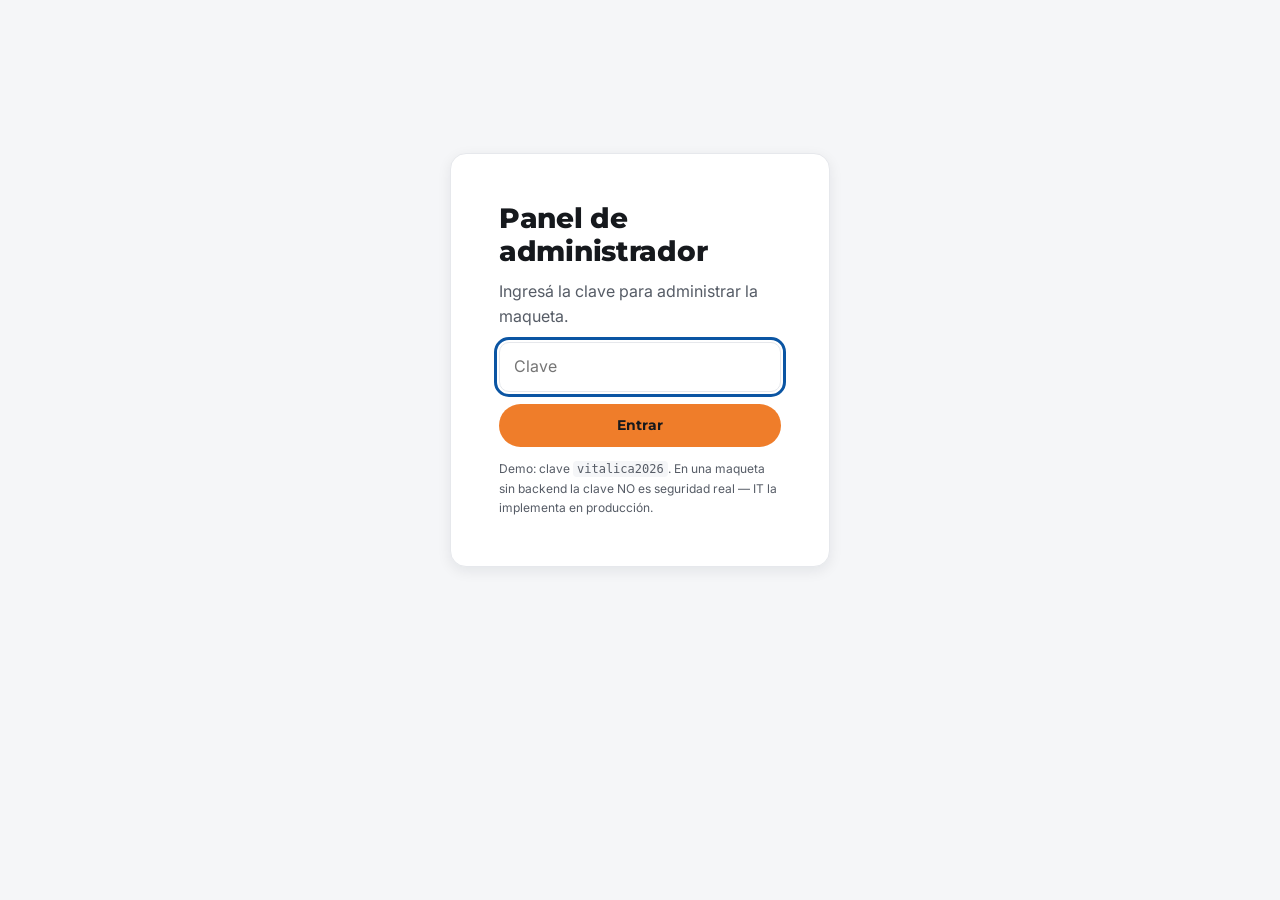
<file: admin.html>
<!DOCTYPE html>
<html lang="es">
<head>
  <meta charset="UTF-8">
  <meta name="viewport" content="width=device-width, initial-scale=1.0">
  <meta name="robots" content="noindex">
  <title>Panel de administrador · Vitalica</title>

  <link rel="preconnect" href="https://fonts.googleapis.com">
  <link rel="preconnect" href="https://fonts.gstatic.com" crossorigin>
  <link href="https://fonts.googleapis.com/css2?family=Inter:wght@400;500;600;700&family=Montserrat:wght@700;800&display=swap" rel="stylesheet">

  <link rel="stylesheet" href="assets/css/styles.css?v=3">
</head>
<body class="admin-body">

  <!-- El panel completo lo arma admin.js (incluye la portada con clave) -->
  <div data-admin-app></div>

  <!-- data.js trae los valores actuales (ya con overrides aplicados). admin.js edita y guarda. -->
  <script src="assets/js/data.js?v=3"></script>
  <script src="assets/js/pages/admin.js?v=3"></script>

</body>
</html>
</file>
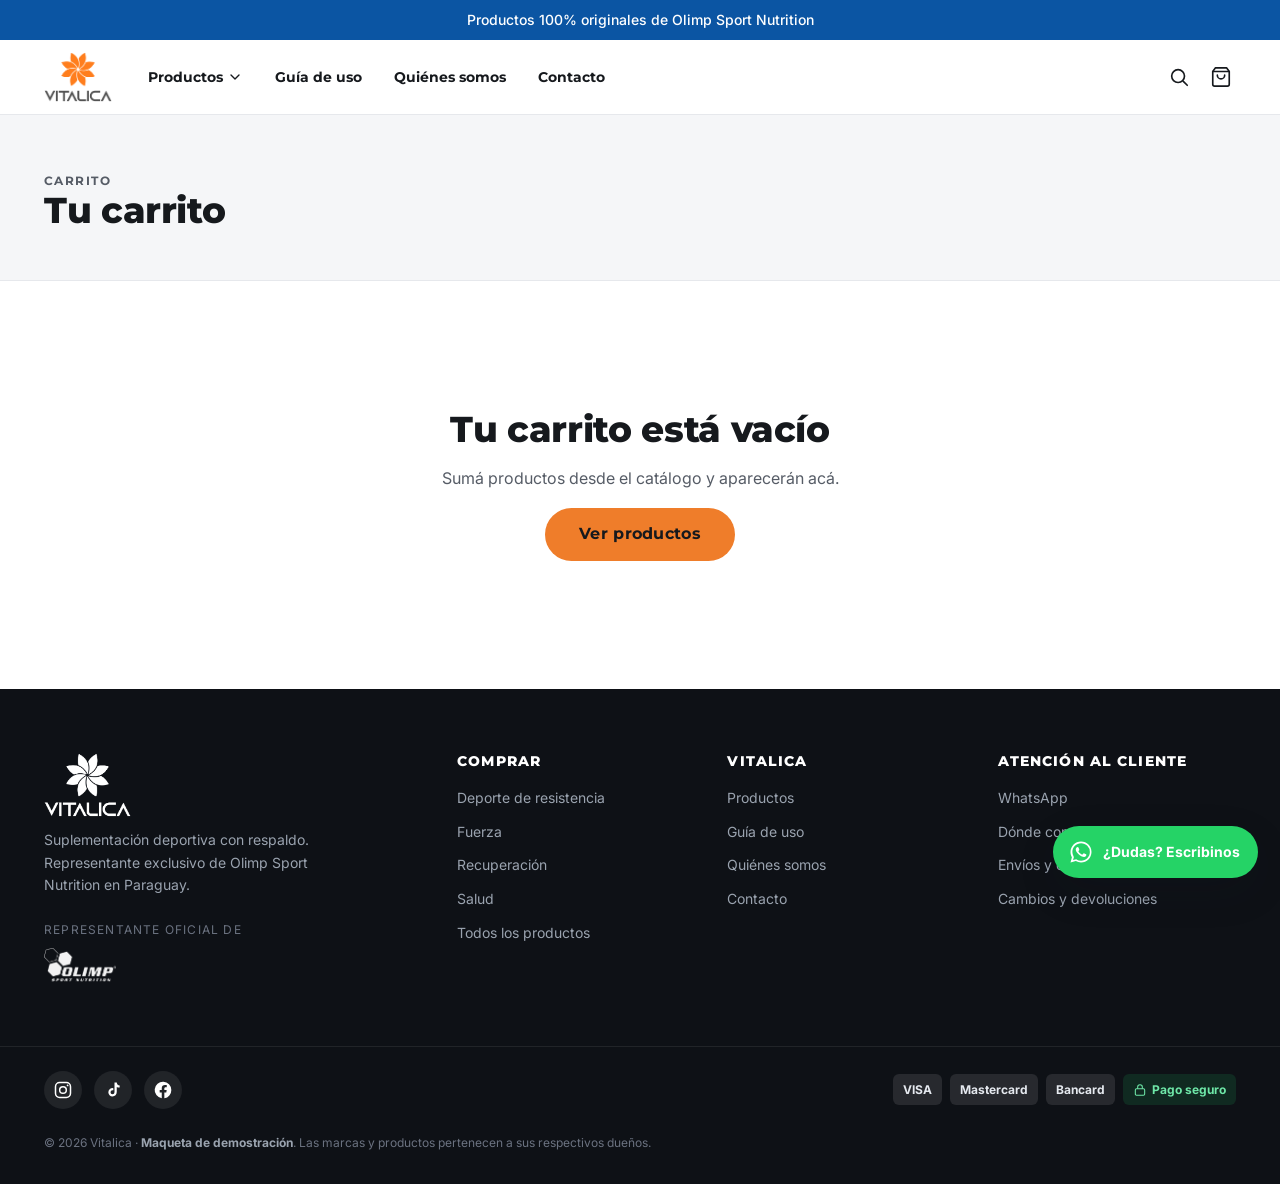
<file: carrito.html>
<!DOCTYPE html>
<html lang="es">
<head>
  <meta charset="UTF-8">
  <meta name="viewport" content="width=device-width, initial-scale=1.0">
  <title>Tu carrito · Vitalica</title>

  <link rel="preconnect" href="https://fonts.googleapis.com">
  <link rel="preconnect" href="https://fonts.gstatic.com" crossorigin>
  <link href="https://fonts.googleapis.com/css2?family=Inter:wght@400;500;600;700&family=Montserrat:wght@700;800&display=swap" rel="stylesheet">

  <link rel="stylesheet" href="assets/css/styles.css?v=2">
</head>
<body>

  <div id="chrome-top"></div>

  <main>
    <section class="pagina-cabecera">
      <div class="contenedor">
        <p class="eyebrow">Carrito</p>
        <h1>Tu carrito</h1>
      </div>
    </section>

    <section class="seccion">
      <!-- carrito.js arma la vista (vacío o con productos) -->
      <div class="contenedor" data-carrito-vista></div>
    </section>
  </main>

  <div id="chrome-bottom"></div>

  <script src="assets/js/data.js?v=2"></script>
  <script src="assets/js/cart.js?v=2"></script>
  <script src="assets/js/components.js?v=2"></script>
  <script src="assets/js/main.js?v=2"></script>
  <script src="assets/js/pages/carrito.js?v=2"></script>

</body>
</html>
</file>
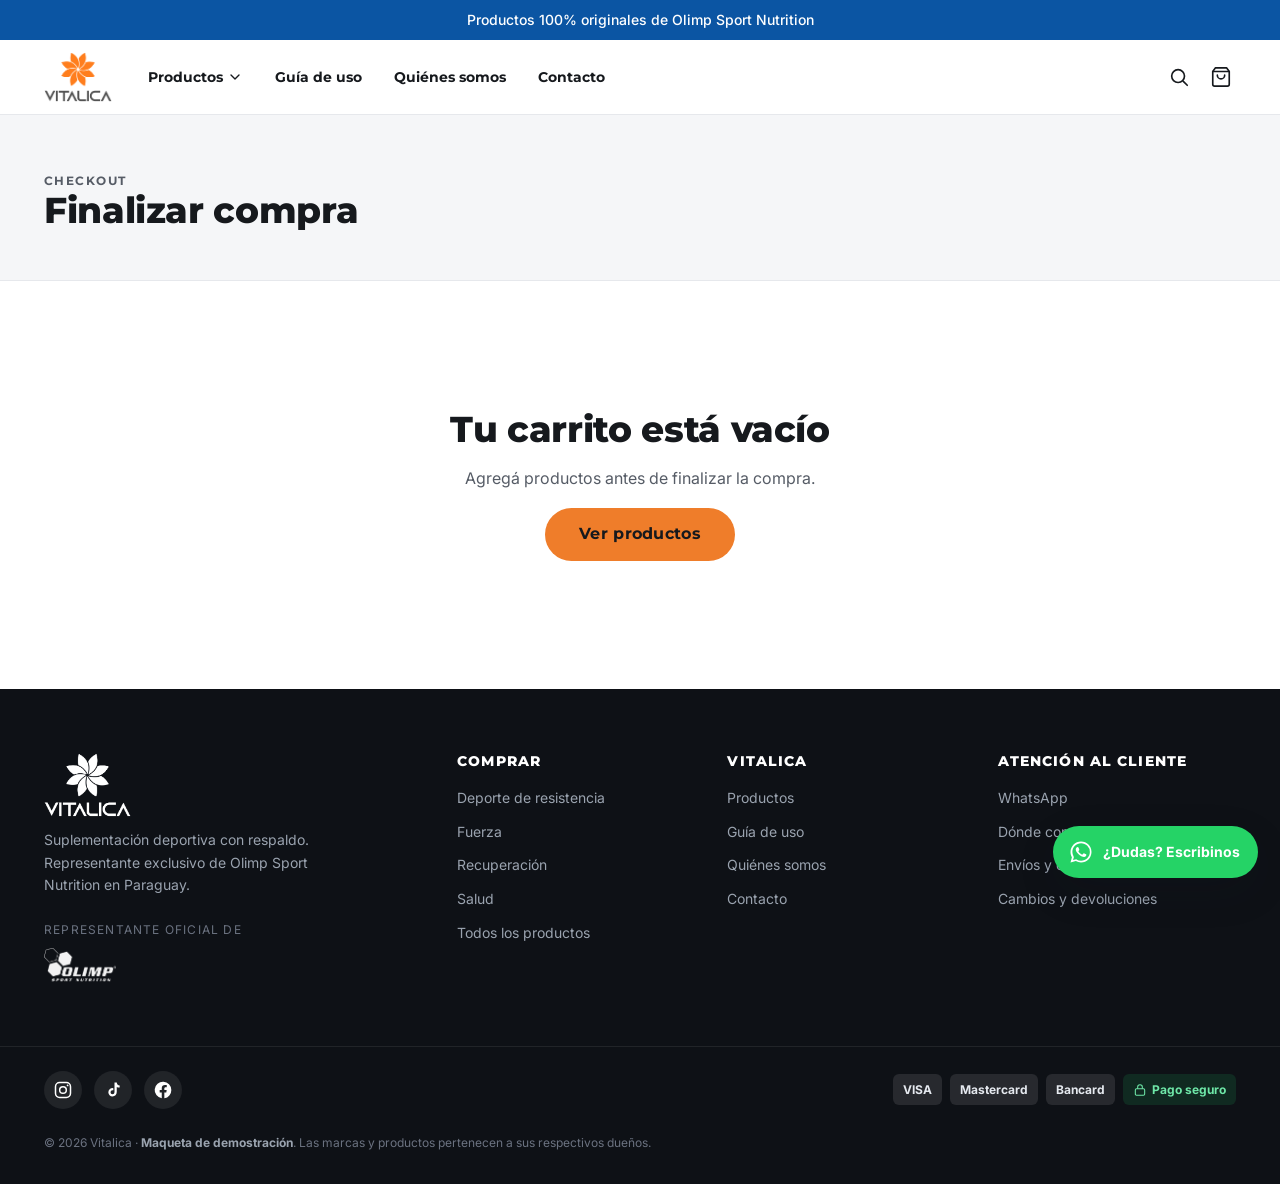
<file: checkout.html>
<!DOCTYPE html>
<html lang="es">
<head>
  <meta charset="UTF-8">
  <meta name="viewport" content="width=device-width, initial-scale=1.0">
  <title>Finalizar compra · Vitalica</title>

  <link rel="preconnect" href="https://fonts.googleapis.com">
  <link rel="preconnect" href="https://fonts.gstatic.com" crossorigin>
  <link href="https://fonts.googleapis.com/css2?family=Inter:wght@400;500;600;700&family=Montserrat:wght@700;800&display=swap" rel="stylesheet">

  <link rel="stylesheet" href="assets/css/styles.css?v=2">
</head>
<body>

  <div id="chrome-top"></div>

  <main>
    <section class="pagina-cabecera">
      <div class="contenedor">
        <p class="eyebrow">Checkout</p>
        <h1>Finalizar compra</h1>
      </div>
    </section>

    <section class="seccion">
      <!-- checkout.js arma el formulario, el resumen y la confirmación -->
      <div class="contenedor" data-checkout></div>
    </section>
  </main>

  <div id="chrome-bottom"></div>

  <script src="assets/js/data.js?v=2"></script>
  <script src="assets/js/cart.js?v=2"></script>
  <script src="assets/js/components.js?v=2"></script>
  <script src="assets/js/main.js?v=2"></script>
  <script src="assets/js/pages/checkout.js?v=2"></script>

</body>
</html>
</file>
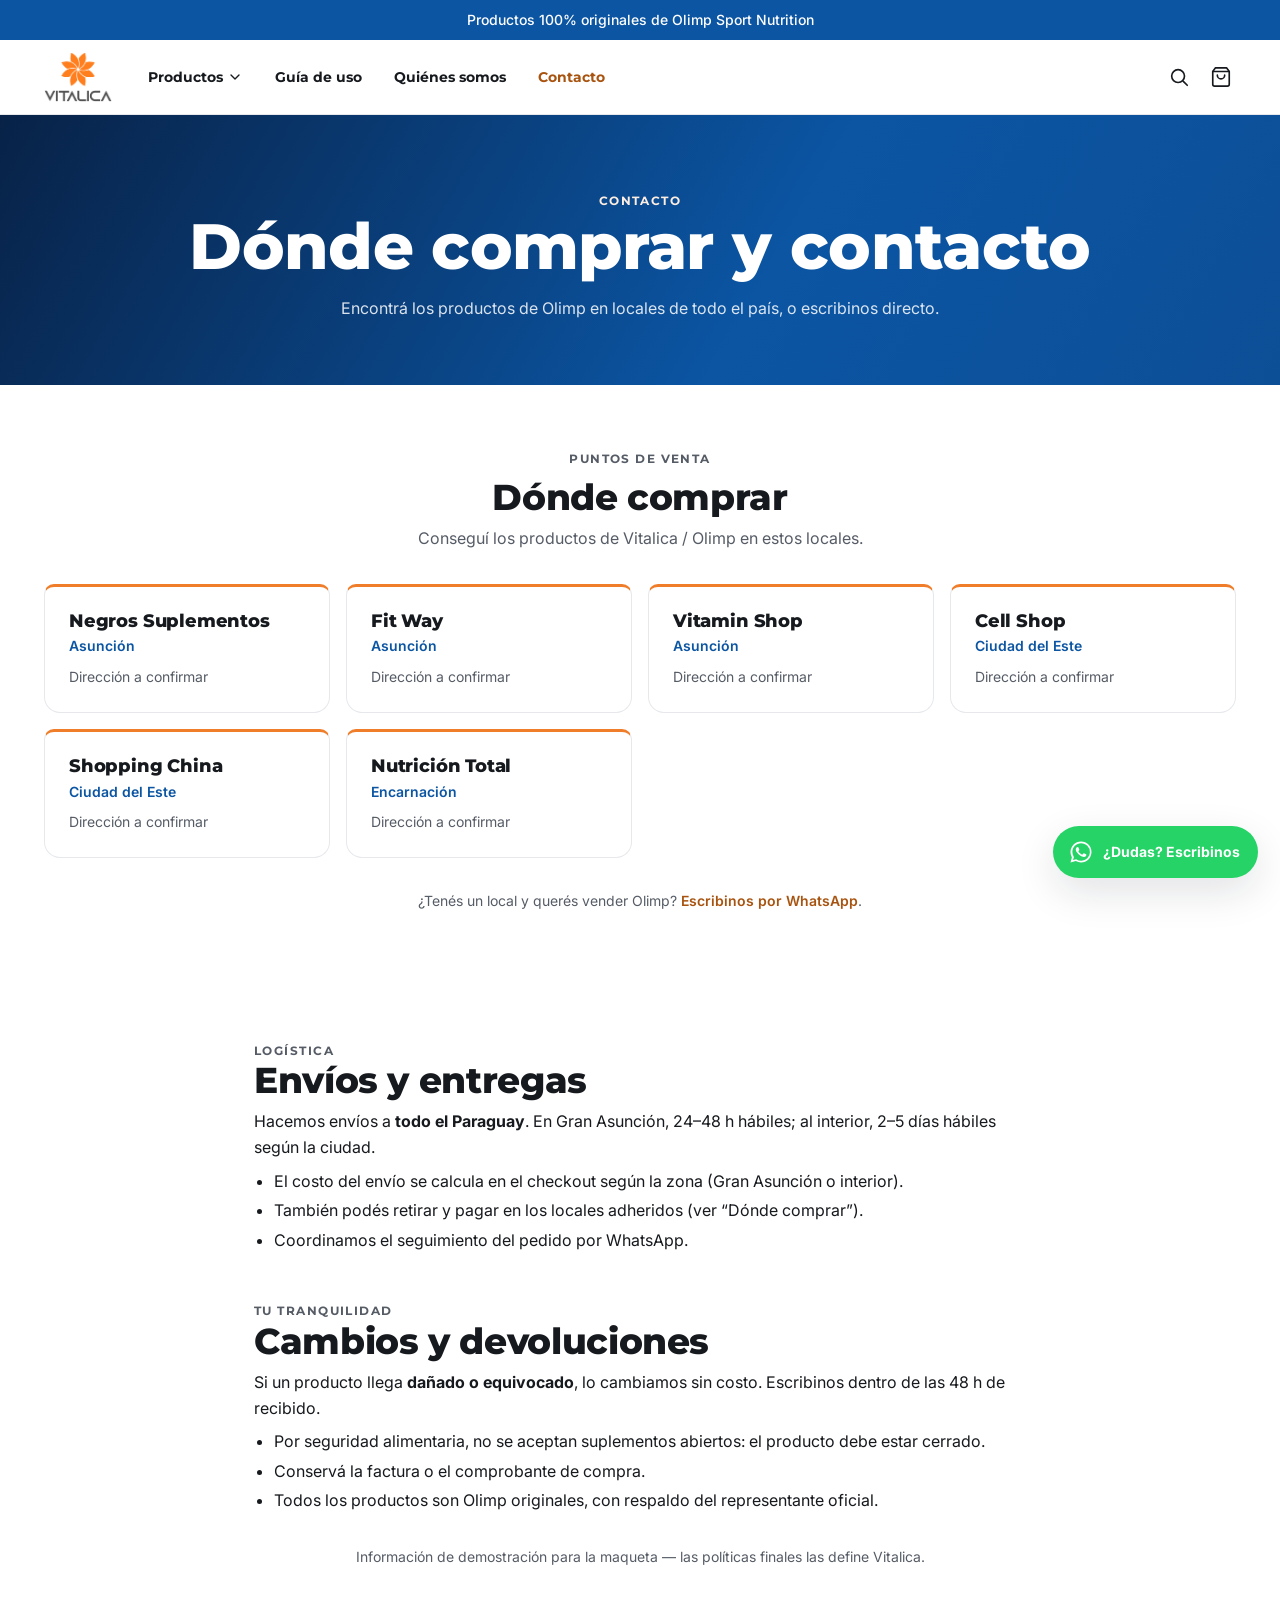
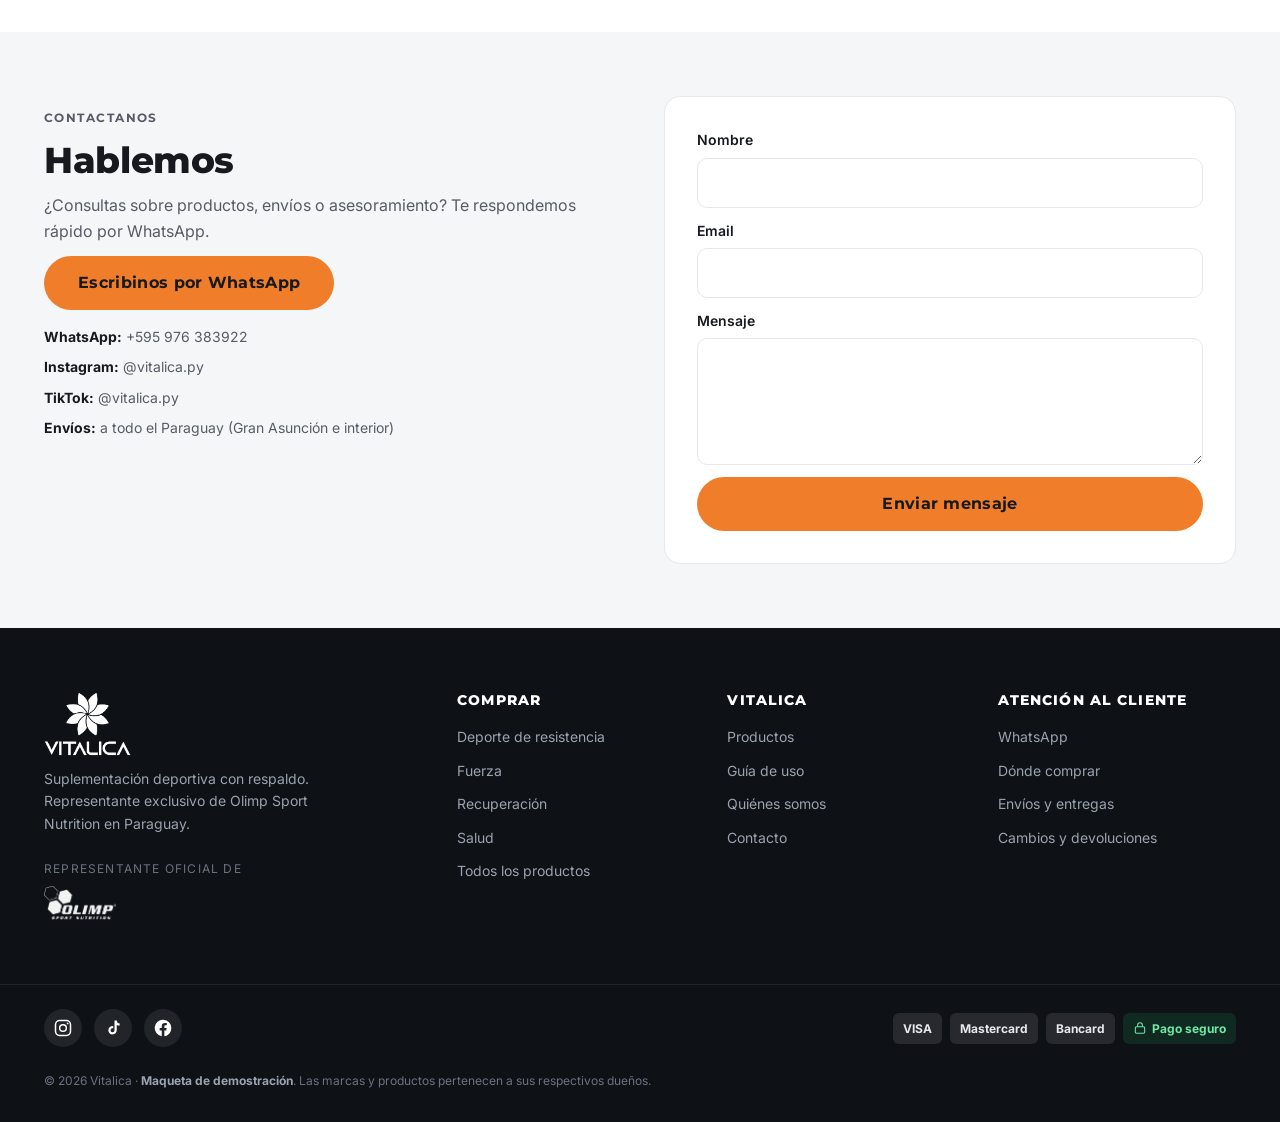
<file: contacto.html>
<!DOCTYPE html>
<html lang="es">
<head>
  <meta charset="UTF-8">
  <meta name="viewport" content="width=device-width, initial-scale=1.0">
  <title>Contacto y dónde comprar · Vitalica</title>
  <meta name="description" content="Encontrá los productos de Olimp en locales de todo el Paraguay y contactate con Vitalica por WhatsApp.">

  <link rel="preconnect" href="https://fonts.googleapis.com">
  <link rel="preconnect" href="https://fonts.gstatic.com" crossorigin>
  <link href="https://fonts.googleapis.com/css2?family=Inter:wght@400;500;600;700&family=Montserrat:wght@700;800&display=swap" rel="stylesheet">

  <link rel="stylesheet" href="assets/css/styles.css?v=2">
</head>
<body>

  <div id="chrome-top"></div>

  <main>

    <!-- Hero -->
    <section class="pagina-hero">
      <div class="contenedor">
        <p class="eyebrow">Contacto</p>
        <h1>Dónde comprar y contacto</h1>
        <p>Encontrá los productos de Olimp en locales de todo el país, o escribinos directo.</p>
      </div>
    </section>

    <!-- Dónde comprar (store locator) -->
    <section class="seccion">
      <div class="contenedor">
        <div class="encabezado-seccion centrado">
          <p class="eyebrow">Puntos de venta</p>
          <h2>Dónde comprar</h2>
          <p>Conseguí los productos de Vitalica / Olimp en estos locales.</p>
        </div>
        <div class="tiendas-grid" data-tiendas></div>
        <p class="centrado texto-apagado mt-6" style="font-size:var(--fs-sm)">
          ¿Tenés un local y querés vender Olimp? <a href="https://wa.me/595976383922" target="_blank" rel="noopener" style="color:var(--color-primario-texto);font-weight:600">Escribinos por WhatsApp</a>.
        </p>
      </div>
    </section>

    <!-- Envíos y Cambios (información) -->
    <section class="seccion">
      <div class="contenedor" style="max-width:820px">
        <article id="envios" style="scroll-margin-top:110px;margin-bottom:var(--space-7)">
          <p class="eyebrow">Logística</p>
          <h2>Envíos y entregas</h2>
          <p class="mt-2">Hacemos envíos a <strong>todo el Paraguay</strong>. En Gran Asunción, 24–48 h hábiles; al interior, 2–5 días hábiles según la ciudad.</p>
          <ul class="mt-2" style="padding-left:1.25em;list-style:disc;display:grid;gap:var(--space-1)">
            <li>El costo del envío se calcula en el checkout según la zona (Gran Asunción o interior).</li>
            <li>También podés retirar y pagar en los locales adheridos (ver “Dónde comprar”).</li>
            <li>Coordinamos el seguimiento del pedido por WhatsApp.</li>
          </ul>
        </article>
        <article id="cambios" style="scroll-margin-top:110px">
          <p class="eyebrow">Tu tranquilidad</p>
          <h2>Cambios y devoluciones</h2>
          <p class="mt-2">Si un producto llega <strong>dañado o equivocado</strong>, lo cambiamos sin costo. Escribinos dentro de las 48 h de recibido.</p>
          <ul class="mt-2" style="padding-left:1.25em;list-style:disc;display:grid;gap:var(--space-1)">
            <li>Por seguridad alimentaria, no se aceptan suplementos abiertos: el producto debe estar cerrado.</li>
            <li>Conservá la factura o el comprobante de compra.</li>
            <li>Todos los productos son Olimp originales, con respaldo del representante oficial.</li>
          </ul>
        </article>
        <p class="centrado texto-apagado mt-6" style="font-size:var(--fs-sm)">
          Información de demostración para la maqueta — las políticas finales las define Vitalica.
        </p>
      </div>
    </section>

    <!-- Contacto -->
    <section class="seccion seccion--suave">
      <div class="contenedor contacto-grid">
        <div class="contacto-info">
          <p class="eyebrow">Contactanos</p>
          <h2>Hablemos</h2>
          <p>¿Consultas sobre productos, envíos o asesoramiento? Te respondemos rápido por WhatsApp.</p>
          <a class="btn btn--primario btn--grande" target="_blank" rel="noopener" href="https://wa.me/595976383922?text=Hola%20Vitalica%2C%20vengo%20de%20la%20p%C3%A1gina%20web.">Escribinos por WhatsApp</a>
          <ul class="contacto-datos">
            <li><strong>WhatsApp:</strong> +595 976 383922</li>
            <li><strong>Instagram:</strong> @vitalica.py</li>
            <li><strong>TikTok:</strong> @vitalica.py</li>
            <li><strong>Envíos:</strong> a todo el Paraguay (Gran Asunción e interior)</li>
          </ul>
        </div>

        <form class="contacto-form" data-form-demo="¡Gracias! Tu mensaje fue enviado (demostración).">
          <div class="campo">
            <label for="c-nombre">Nombre</label>
            <input id="c-nombre" name="nombre" type="text" required>
          </div>
          <div class="campo">
            <label for="c-email">Email</label>
            <input id="c-email" name="email" type="email" required>
          </div>
          <div class="campo">
            <label for="c-mensaje">Mensaje</label>
            <textarea id="c-mensaje" name="mensaje" rows="4" required></textarea>
          </div>
          <button type="submit" class="btn btn--primario btn--bloque btn--grande">Enviar mensaje</button>
        </form>
      </div>
    </section>

  </main>

  <div id="chrome-bottom"></div>

  <script src="assets/js/data.js?v=2"></script>
  <script src="assets/js/cart.js?v=2"></script>
  <script src="assets/js/components.js?v=2"></script>
  <script src="assets/js/main.js?v=2"></script>
  <script src="assets/js/pages/contacto.js?v=2"></script>

</body>
</html>
</file>
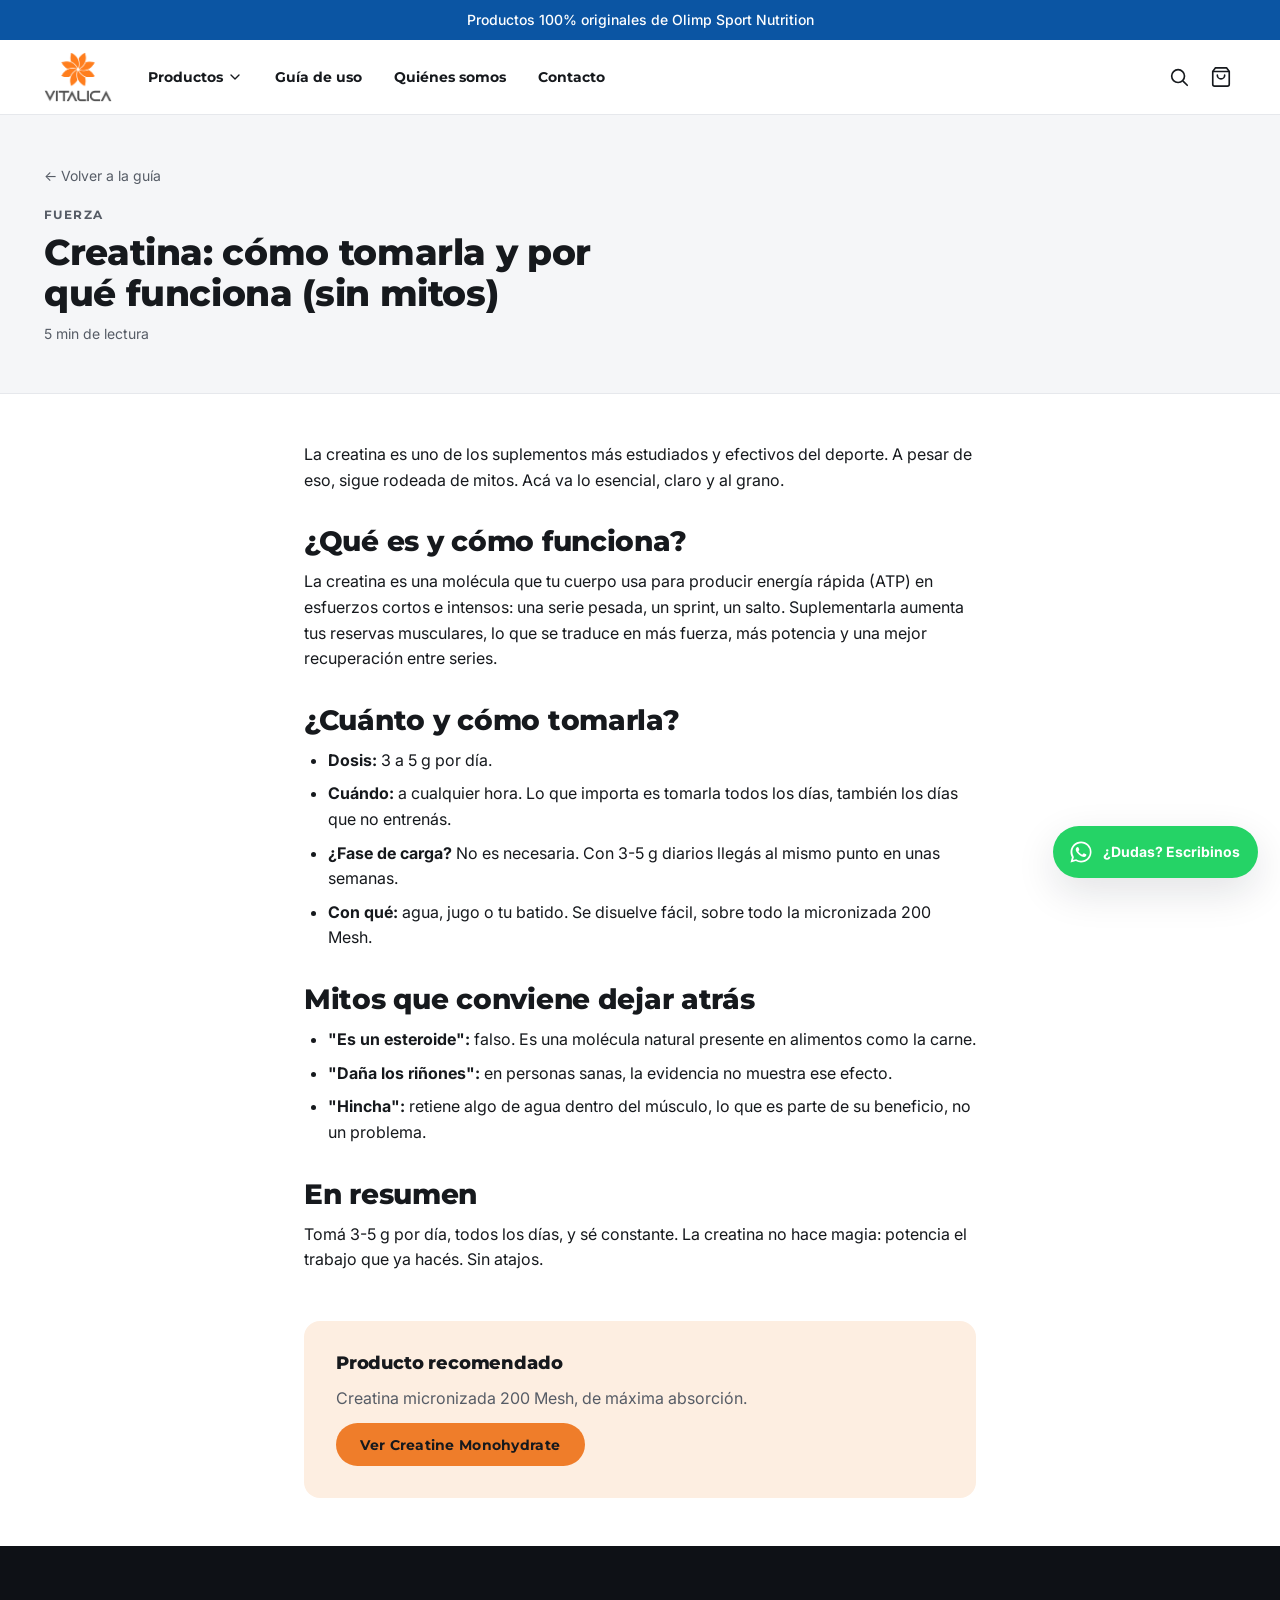
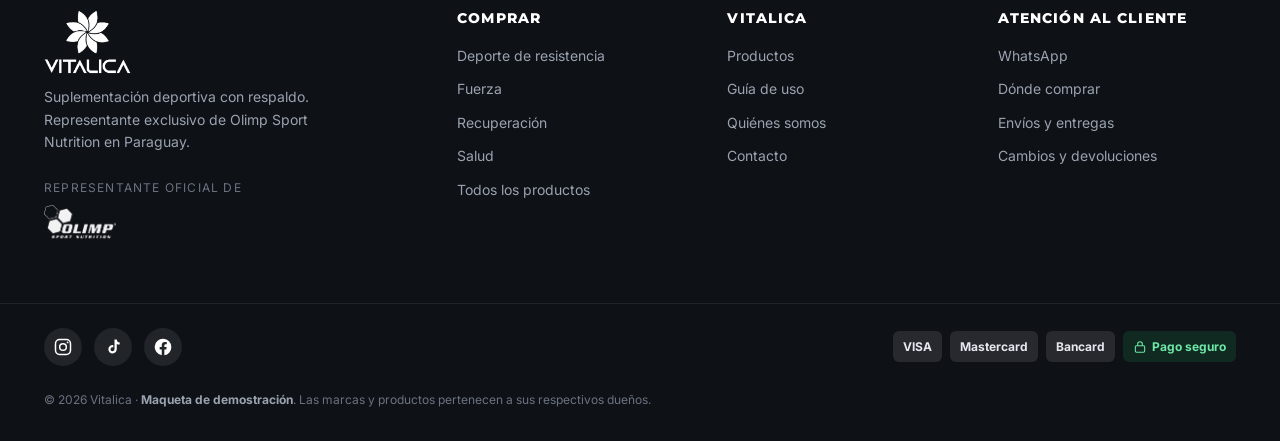
<file: guia-creatina.html>
<!DOCTYPE html>
<html lang="es">
<head>
  <meta charset="UTF-8">
  <meta name="viewport" content="width=device-width, initial-scale=1.0">
  <title>Creatina: cómo tomarla y por qué funciona · Vitalica</title>
  <meta name="description" content="Qué dice la ciencia sobre la creatina: cómo funciona, dosis correcta y los mitos más comunes.">

  <link rel="preconnect" href="https://fonts.googleapis.com">
  <link rel="preconnect" href="https://fonts.gstatic.com" crossorigin>
  <link href="https://fonts.googleapis.com/css2?family=Inter:wght@400;500;600;700&family=Montserrat:wght@700;800&display=swap" rel="stylesheet">

  <link rel="stylesheet" href="assets/css/styles.css?v=2">
</head>
<body>

  <div id="chrome-top"></div>

  <main>
    <article class="articulo">
      <header class="articulo__hero">
        <div class="contenedor">
          <a class="articulo__volver" href="guia.html">← Volver a la guía</a>
          <p class="eyebrow">Fuerza</p>
          <h1>Creatina: cómo tomarla y por qué funciona (sin mitos)</h1>
          <p class="articulo__meta">5 min de lectura</p>
        </div>
      </header>

      <div class="contenedor articulo__cuerpo">
        <p>La creatina es uno de los suplementos más estudiados y efectivos del deporte. A pesar de eso, sigue rodeada de mitos. Acá va lo esencial, claro y al grano.</p>

        <h2>¿Qué es y cómo funciona?</h2>
        <p>La creatina es una molécula que tu cuerpo usa para producir energía rápida (ATP) en esfuerzos cortos e intensos: una serie pesada, un sprint, un salto. Suplementarla aumenta tus reservas musculares, lo que se traduce en más fuerza, más potencia y una mejor recuperación entre series.</p>

        <h2>¿Cuánto y cómo tomarla?</h2>
        <ul>
          <li><strong>Dosis:</strong> 3 a 5 g por día.</li>
          <li><strong>Cuándo:</strong> a cualquier hora. Lo que importa es tomarla todos los días, también los días que no entrenás.</li>
          <li><strong>¿Fase de carga?</strong> No es necesaria. Con 3-5 g diarios llegás al mismo punto en unas semanas.</li>
          <li><strong>Con qué:</strong> agua, jugo o tu batido. Se disuelve fácil, sobre todo la micronizada 200 Mesh.</li>
        </ul>

        <h2>Mitos que conviene dejar atrás</h2>
        <ul>
          <li><strong>"Es un esteroide":</strong> falso. Es una molécula natural presente en alimentos como la carne.</li>
          <li><strong>"Daña los riñones":</strong> en personas sanas, la evidencia no muestra ese efecto.</li>
          <li><strong>"Hincha":</strong> retiene algo de agua dentro del músculo, lo que es parte de su beneficio, no un problema.</li>
        </ul>

        <h2>En resumen</h2>
        <p>Tomá 3-5 g por día, todos los días, y sé constante. La creatina no hace magia: potencia el trabajo que ya hacés. Sin atajos.</p>

        <div class="articulo__cta">
          <h3>Producto recomendado</h3>
          <p>Creatina micronizada 200 Mesh, de máxima absorción.</p>
          <a class="btn btn--primario" href="producto.html?id=creatine-monohydrate">Ver Creatine Monohydrate</a>
        </div>
      </div>
    </article>
  </main>

  <div id="chrome-bottom"></div>

  <script src="assets/js/data.js?v=2"></script>
  <script src="assets/js/cart.js?v=2"></script>
  <script src="assets/js/components.js?v=2"></script>
  <script src="assets/js/main.js?v=2"></script>

</body>
</html>
</file>
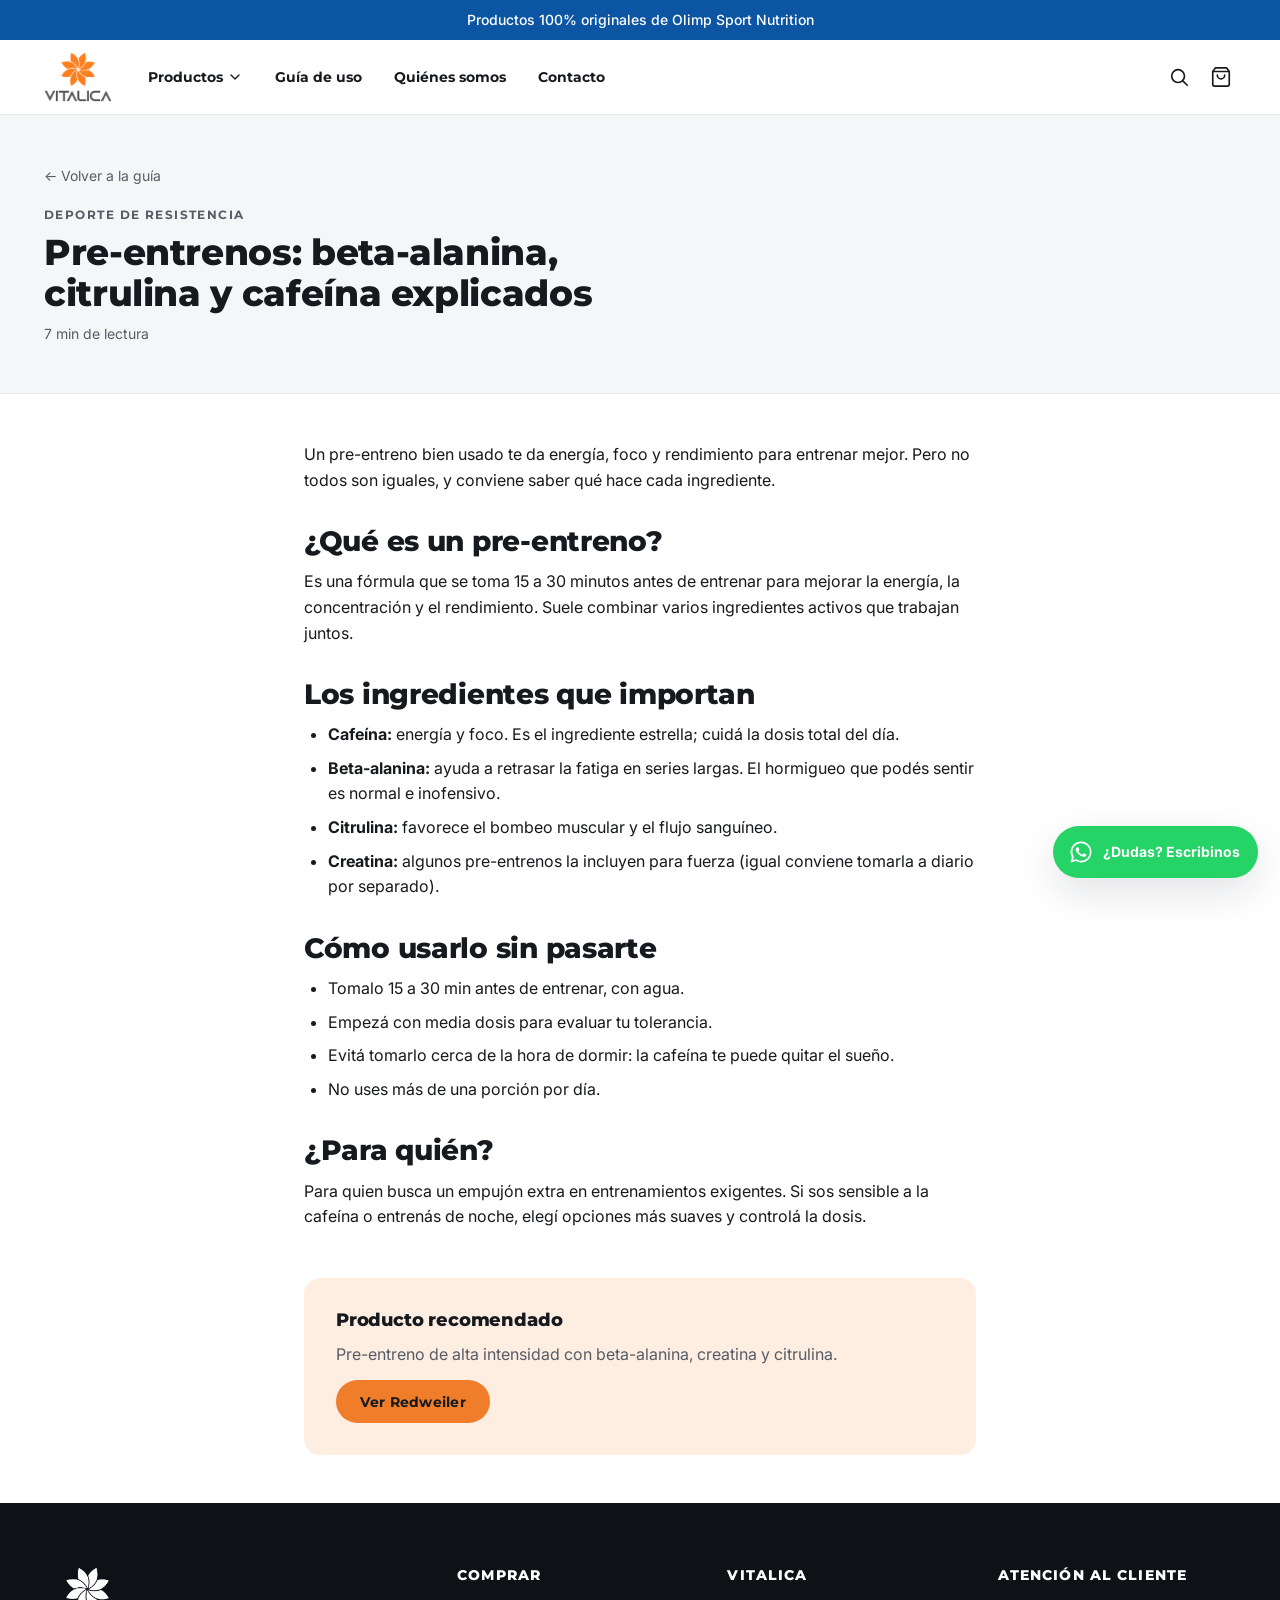
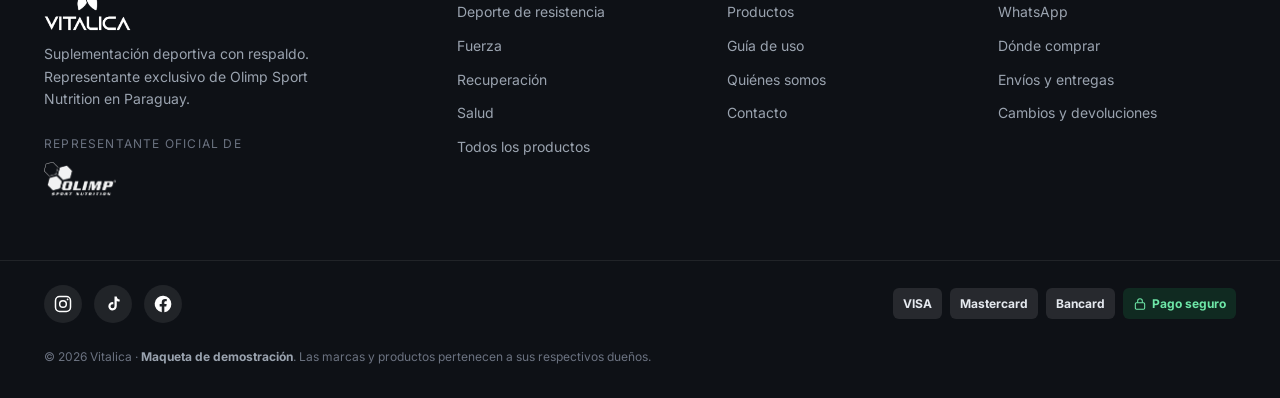
<file: guia-pre-entrenos.html>
<!DOCTYPE html>
<html lang="es">
<head>
  <meta charset="UTF-8">
  <meta name="viewport" content="width=device-width, initial-scale=1.0">
  <title>Pre-entrenos: beta-alanina, citrulina y cafeína explicados · Vitalica</title>
  <meta name="description" content="Qué hace cada ingrediente de tu pre-entreno y cómo usarlo bien, sin pasarte de la raya.">

  <link rel="preconnect" href="https://fonts.googleapis.com">
  <link rel="preconnect" href="https://fonts.gstatic.com" crossorigin>
  <link href="https://fonts.googleapis.com/css2?family=Inter:wght@400;500;600;700&family=Montserrat:wght@700;800&display=swap" rel="stylesheet">

  <link rel="stylesheet" href="assets/css/styles.css?v=2">
</head>
<body>

  <div id="chrome-top"></div>

  <main>
    <article class="articulo">
      <header class="articulo__hero">
        <div class="contenedor">
          <a class="articulo__volver" href="guia.html">← Volver a la guía</a>
          <p class="eyebrow">Deporte de resistencia</p>
          <h1>Pre-entrenos: beta-alanina, citrulina y cafeína explicados</h1>
          <p class="articulo__meta">7 min de lectura</p>
        </div>
      </header>

      <div class="contenedor articulo__cuerpo">
        <p>Un pre-entreno bien usado te da energía, foco y rendimiento para entrenar mejor. Pero no todos son iguales, y conviene saber qué hace cada ingrediente.</p>

        <h2>¿Qué es un pre-entreno?</h2>
        <p>Es una fórmula que se toma 15 a 30 minutos antes de entrenar para mejorar la energía, la concentración y el rendimiento. Suele combinar varios ingredientes activos que trabajan juntos.</p>

        <h2>Los ingredientes que importan</h2>
        <ul>
          <li><strong>Cafeína:</strong> energía y foco. Es el ingrediente estrella; cuidá la dosis total del día.</li>
          <li><strong>Beta-alanina:</strong> ayuda a retrasar la fatiga en series largas. El hormigueo que podés sentir es normal e inofensivo.</li>
          <li><strong>Citrulina:</strong> favorece el bombeo muscular y el flujo sanguíneo.</li>
          <li><strong>Creatina:</strong> algunos pre-entrenos la incluyen para fuerza (igual conviene tomarla a diario por separado).</li>
        </ul>

        <h2>Cómo usarlo sin pasarte</h2>
        <ul>
          <li>Tomalo 15 a 30 min antes de entrenar, con agua.</li>
          <li>Empezá con media dosis para evaluar tu tolerancia.</li>
          <li>Evitá tomarlo cerca de la hora de dormir: la cafeína te puede quitar el sueño.</li>
          <li>No uses más de una porción por día.</li>
        </ul>

        <h2>¿Para quién?</h2>
        <p>Para quien busca un empujón extra en entrenamientos exigentes. Si sos sensible a la cafeína o entrenás de noche, elegí opciones más suaves y controlá la dosis.</p>

        <div class="articulo__cta">
          <h3>Producto recomendado</h3>
          <p>Pre-entreno de alta intensidad con beta-alanina, creatina y citrulina.</p>
          <a class="btn btn--primario" href="producto.html?id=redweiler">Ver Redweiler</a>
        </div>
      </div>
    </article>
  </main>

  <div id="chrome-bottom"></div>

  <script src="assets/js/data.js?v=2"></script>
  <script src="assets/js/cart.js?v=2"></script>
  <script src="assets/js/components.js?v=2"></script>
  <script src="assets/js/main.js?v=2"></script>

</body>
</html>
</file>
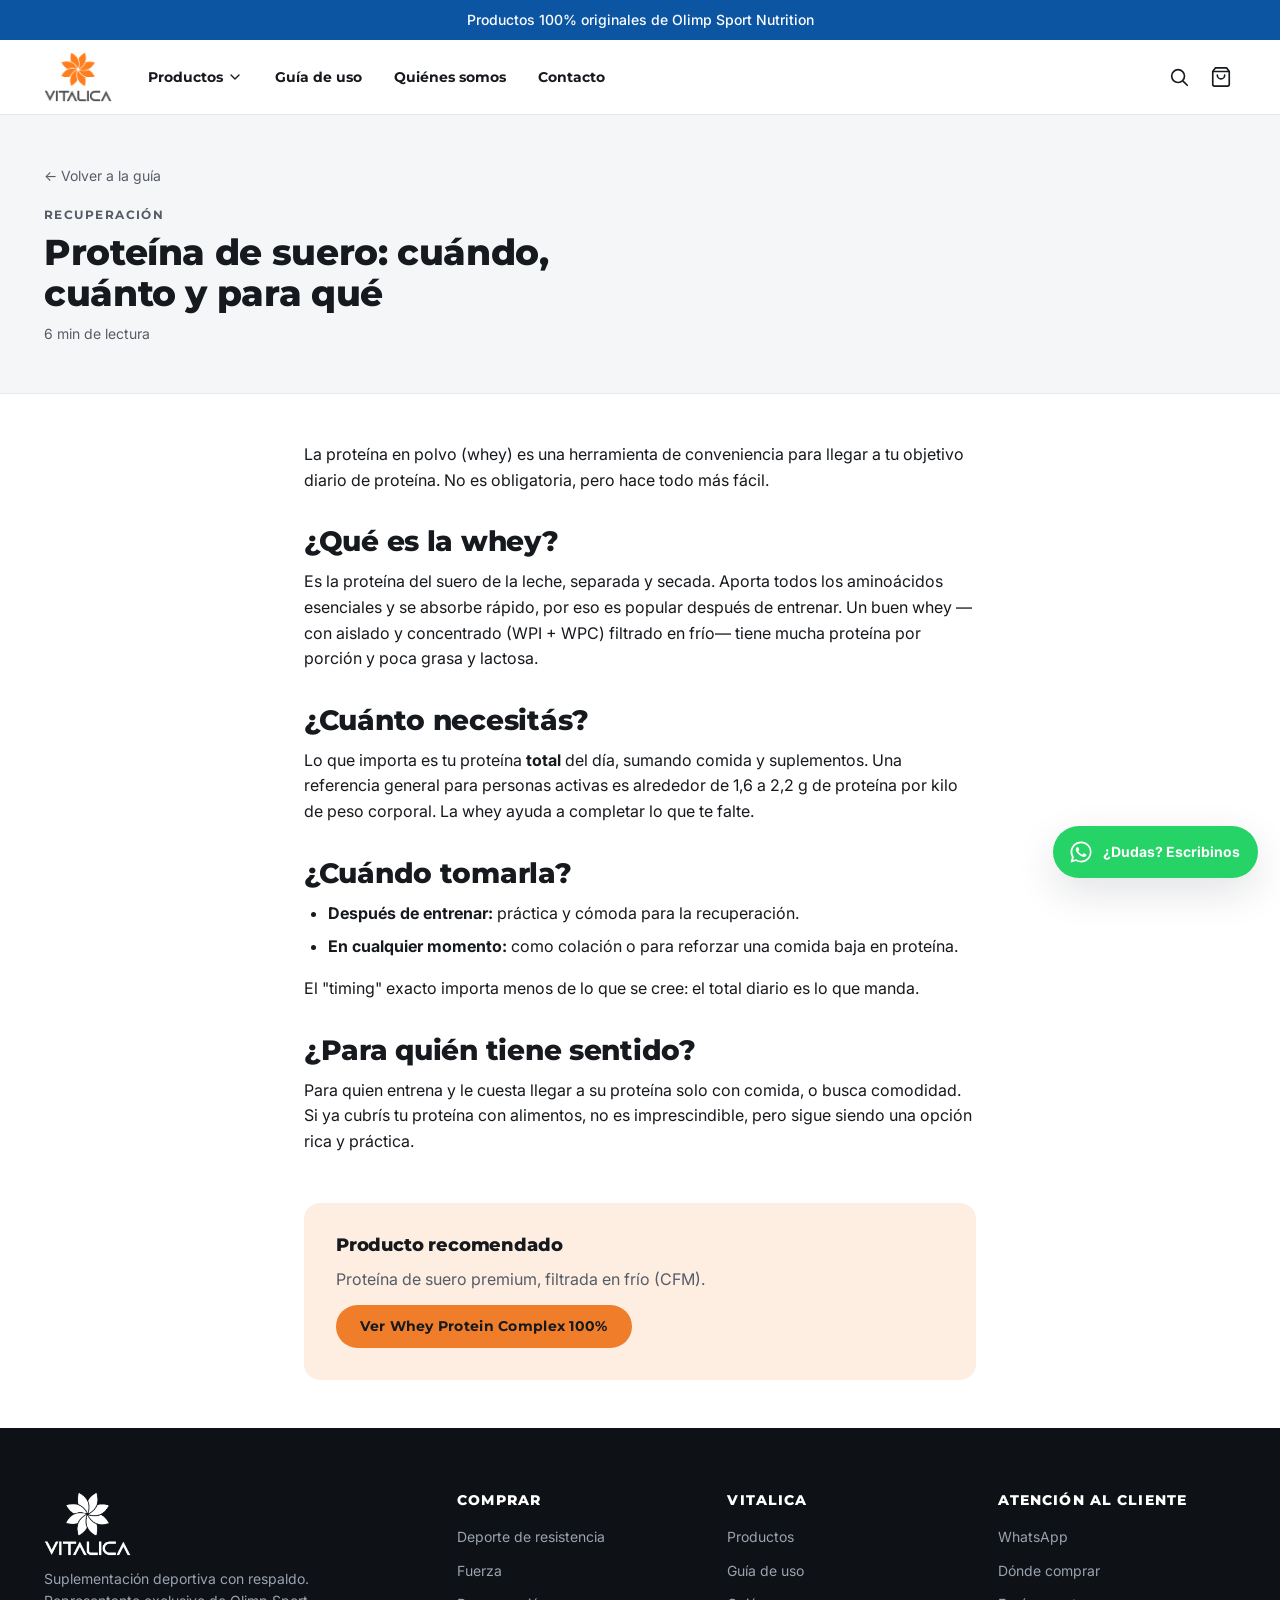
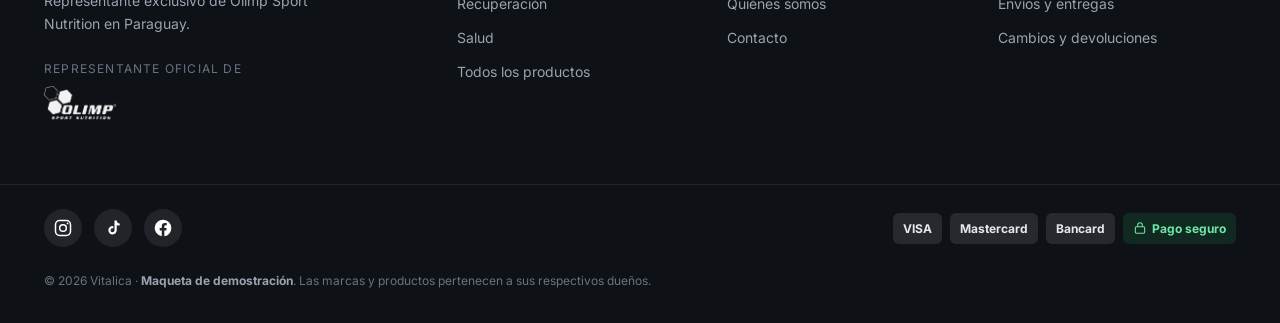
<file: guia-proteina-suero.html>
<!DOCTYPE html>
<html lang="es">
<head>
  <meta charset="UTF-8">
  <meta name="viewport" content="width=device-width, initial-scale=1.0">
  <title>Proteína de suero: cuándo, cuánto y para qué · Vitalica</title>
  <meta name="description" content="Timing, cantidad y para quién tiene sentido la proteína de suero en polvo. Lo esencial, sin vueltas.">

  <link rel="preconnect" href="https://fonts.googleapis.com">
  <link rel="preconnect" href="https://fonts.gstatic.com" crossorigin>
  <link href="https://fonts.googleapis.com/css2?family=Inter:wght@400;500;600;700&family=Montserrat:wght@700;800&display=swap" rel="stylesheet">

  <link rel="stylesheet" href="assets/css/styles.css?v=2">
</head>
<body>

  <div id="chrome-top"></div>

  <main>
    <article class="articulo">
      <header class="articulo__hero">
        <div class="contenedor">
          <a class="articulo__volver" href="guia.html">← Volver a la guía</a>
          <p class="eyebrow">Recuperación</p>
          <h1>Proteína de suero: cuándo, cuánto y para qué</h1>
          <p class="articulo__meta">6 min de lectura</p>
        </div>
      </header>

      <div class="contenedor articulo__cuerpo">
        <p>La proteína en polvo (whey) es una herramienta de conveniencia para llegar a tu objetivo diario de proteína. No es obligatoria, pero hace todo más fácil.</p>

        <h2>¿Qué es la whey?</h2>
        <p>Es la proteína del suero de la leche, separada y secada. Aporta todos los aminoácidos esenciales y se absorbe rápido, por eso es popular después de entrenar. Un buen whey —con aislado y concentrado (WPI + WPC) filtrado en frío— tiene mucha proteína por porción y poca grasa y lactosa.</p>

        <h2>¿Cuánto necesitás?</h2>
        <p>Lo que importa es tu proteína <strong>total</strong> del día, sumando comida y suplementos. Una referencia general para personas activas es alrededor de 1,6 a 2,2 g de proteína por kilo de peso corporal. La whey ayuda a completar lo que te falte.</p>

        <h2>¿Cuándo tomarla?</h2>
        <ul>
          <li><strong>Después de entrenar:</strong> práctica y cómoda para la recuperación.</li>
          <li><strong>En cualquier momento:</strong> como colación o para reforzar una comida baja en proteína.</li>
        </ul>
        <p>El "timing" exacto importa menos de lo que se cree: el total diario es lo que manda.</p>

        <h2>¿Para quién tiene sentido?</h2>
        <p>Para quien entrena y le cuesta llegar a su proteína solo con comida, o busca comodidad. Si ya cubrís tu proteína con alimentos, no es imprescindible, pero sigue siendo una opción rica y práctica.</p>

        <div class="articulo__cta">
          <h3>Producto recomendado</h3>
          <p>Proteína de suero premium, filtrada en frío (CFM).</p>
          <a class="btn btn--primario" href="producto.html?id=whey-protein-complex">Ver Whey Protein Complex 100%</a>
        </div>
      </div>
    </article>
  </main>

  <div id="chrome-bottom"></div>

  <script src="assets/js/data.js?v=2"></script>
  <script src="assets/js/cart.js?v=2"></script>
  <script src="assets/js/components.js?v=2"></script>
  <script src="assets/js/main.js?v=2"></script>

</body>
</html>
</file>
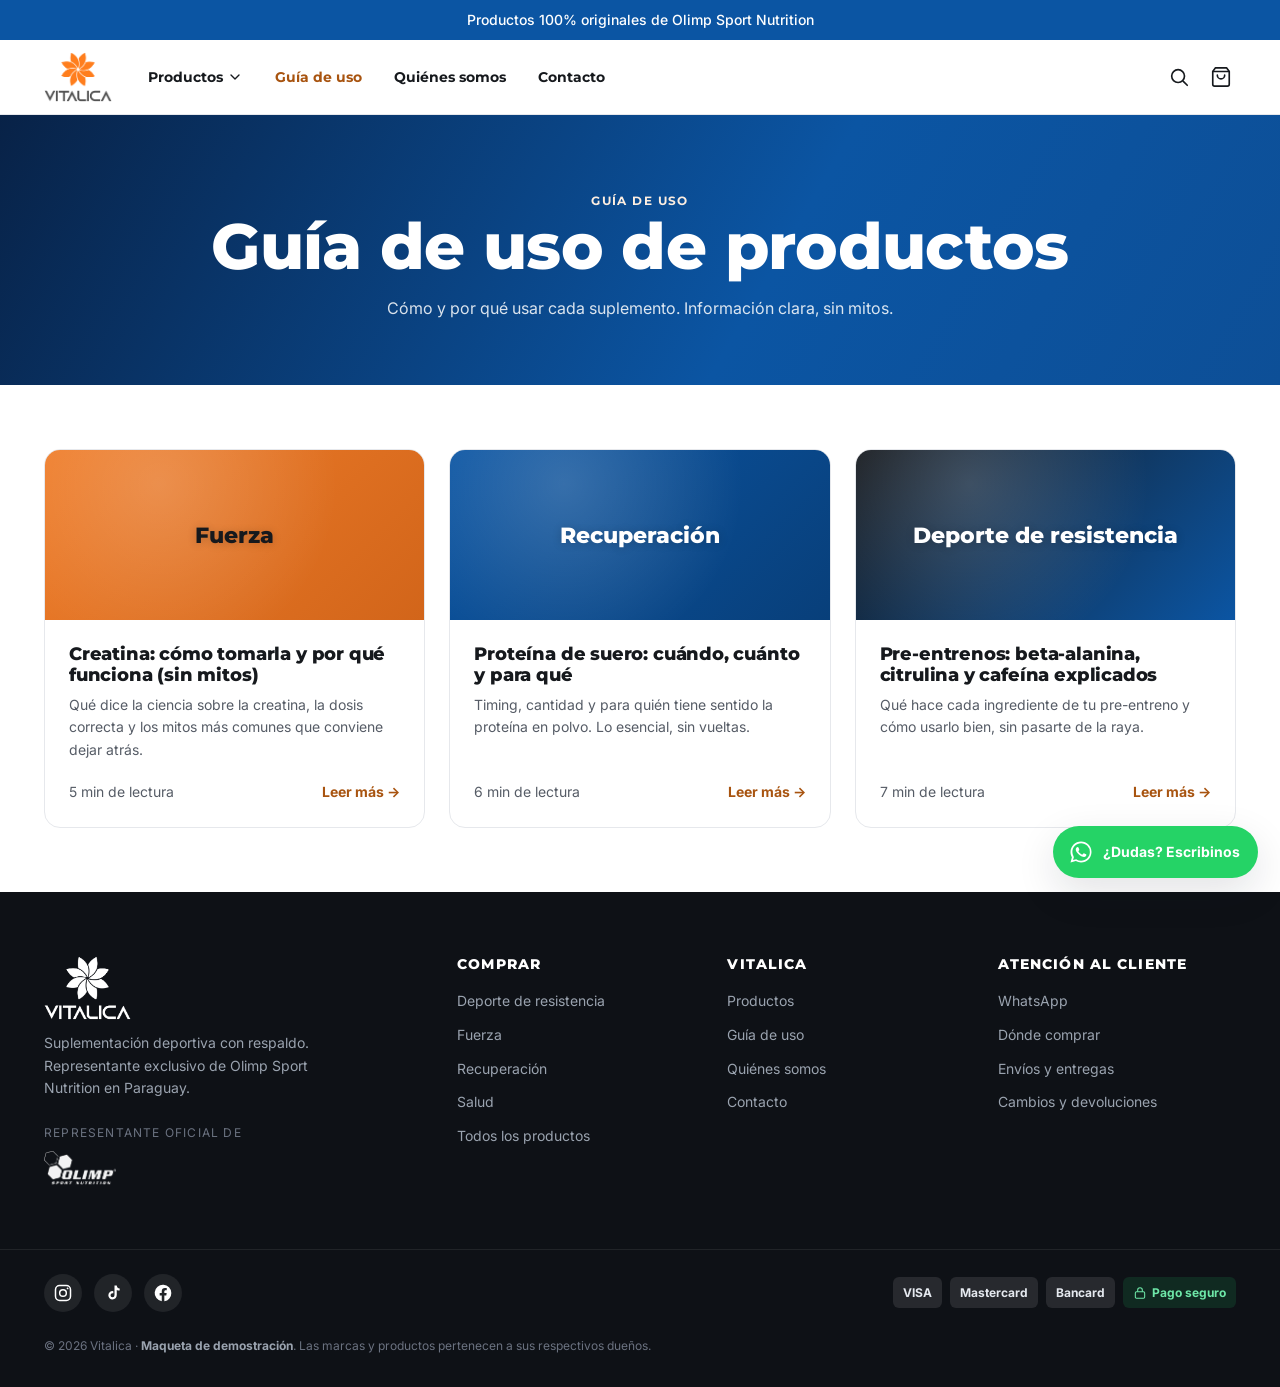
<file: guia.html>
<!DOCTYPE html>
<html lang="es">
<head>
  <meta charset="UTF-8">
  <meta name="viewport" content="width=device-width, initial-scale=1.0">
  <title>Guía de uso de productos · Vitalica</title>
  <meta name="description" content="Guías claras sobre cómo y por qué usar cada suplemento: creatina, proteína de suero, pre-entrenos y más.">

  <link rel="preconnect" href="https://fonts.googleapis.com">
  <link rel="preconnect" href="https://fonts.gstatic.com" crossorigin>
  <link href="https://fonts.googleapis.com/css2?family=Inter:wght@400;500;600;700&family=Montserrat:wght@700;800&display=swap" rel="stylesheet">

  <link rel="stylesheet" href="assets/css/styles.css?v=2">
</head>
<body>

  <div id="chrome-top"></div>

  <main>
    <section class="pagina-hero">
      <div class="contenedor">
        <p class="eyebrow">Guía de uso</p>
        <h1>Guía de uso de productos</h1>
        <p>Cómo y por qué usar cada suplemento. Información clara, sin mitos.</p>
      </div>
    </section>

    <section class="seccion">
      <div class="contenedor">
        <div class="blog-grid" data-guias></div>
      </div>
    </section>
  </main>

  <div id="chrome-bottom"></div>

  <script src="assets/js/data.js?v=2"></script>
  <script src="assets/js/cart.js?v=2"></script>
  <script src="assets/js/components.js?v=2"></script>
  <script src="assets/js/main.js?v=2"></script>
  <script src="assets/js/pages/guia.js?v=2"></script>

</body>
</html>
</file>
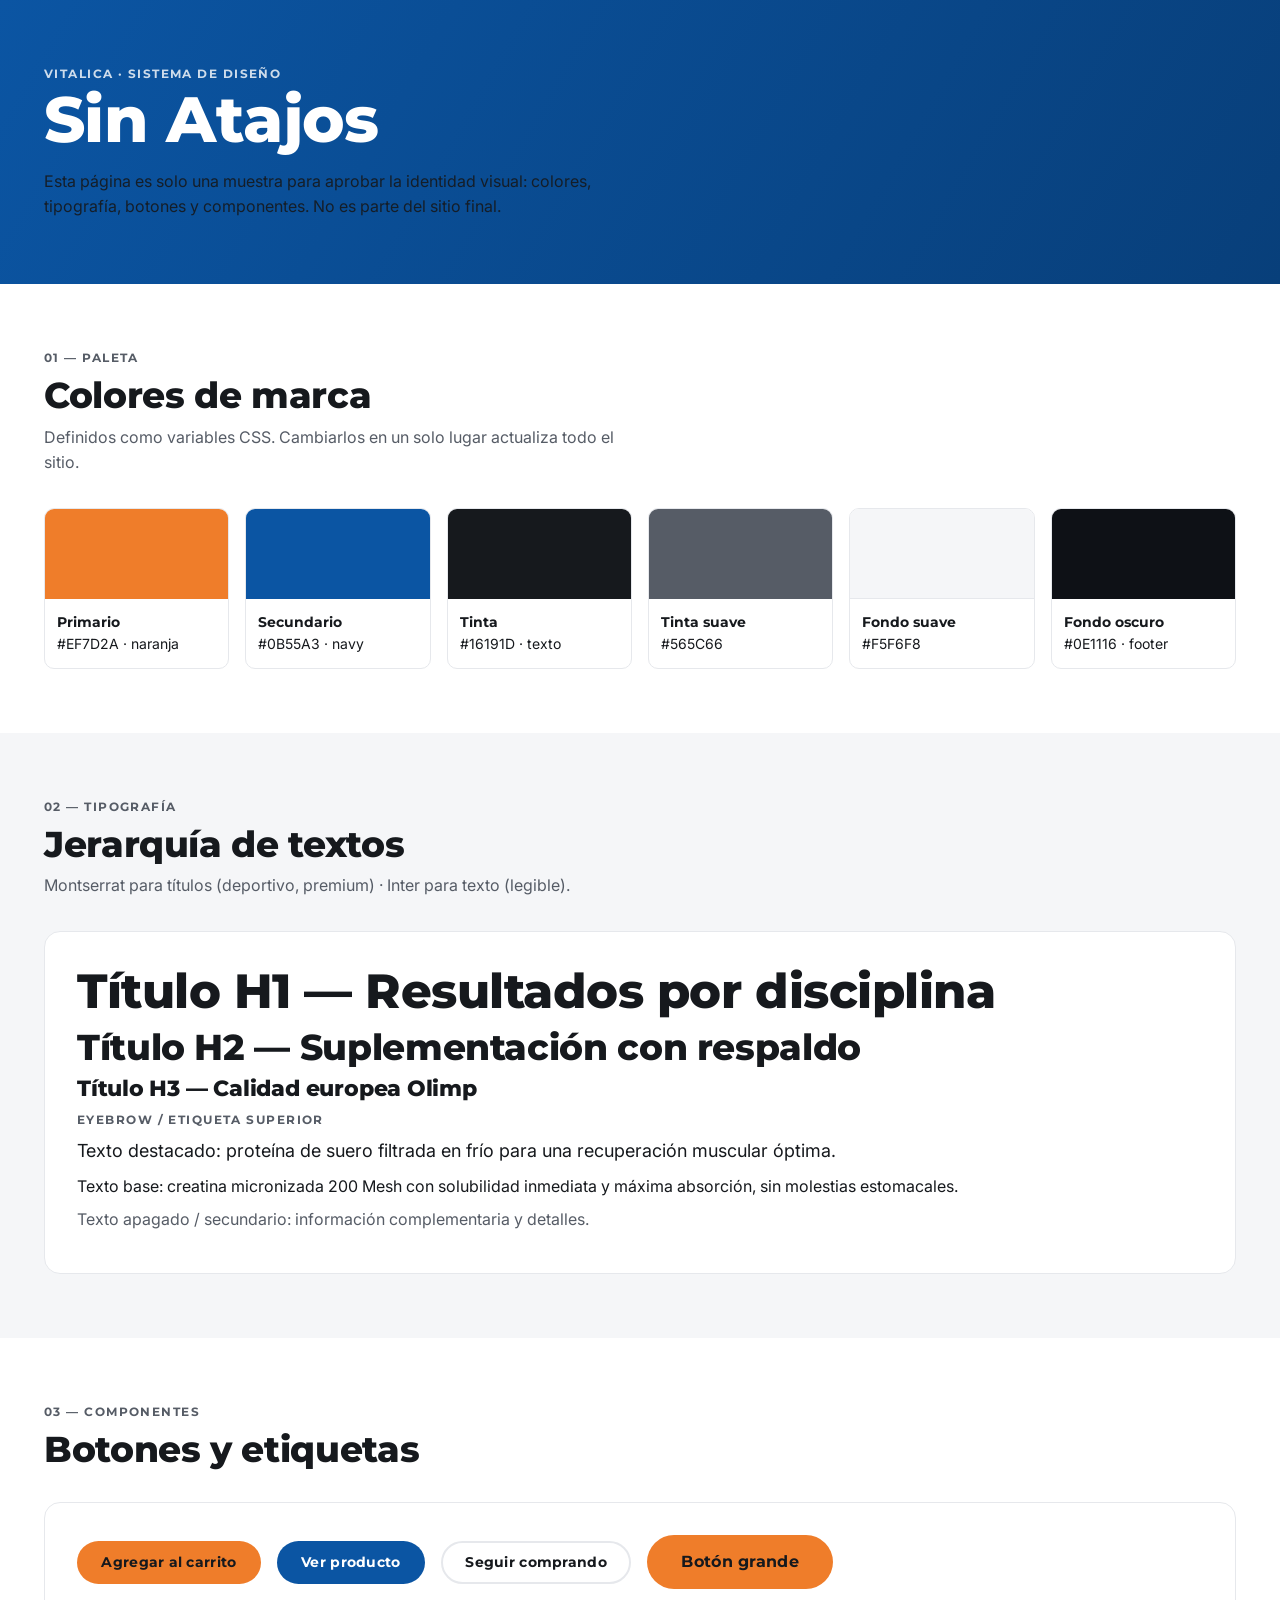
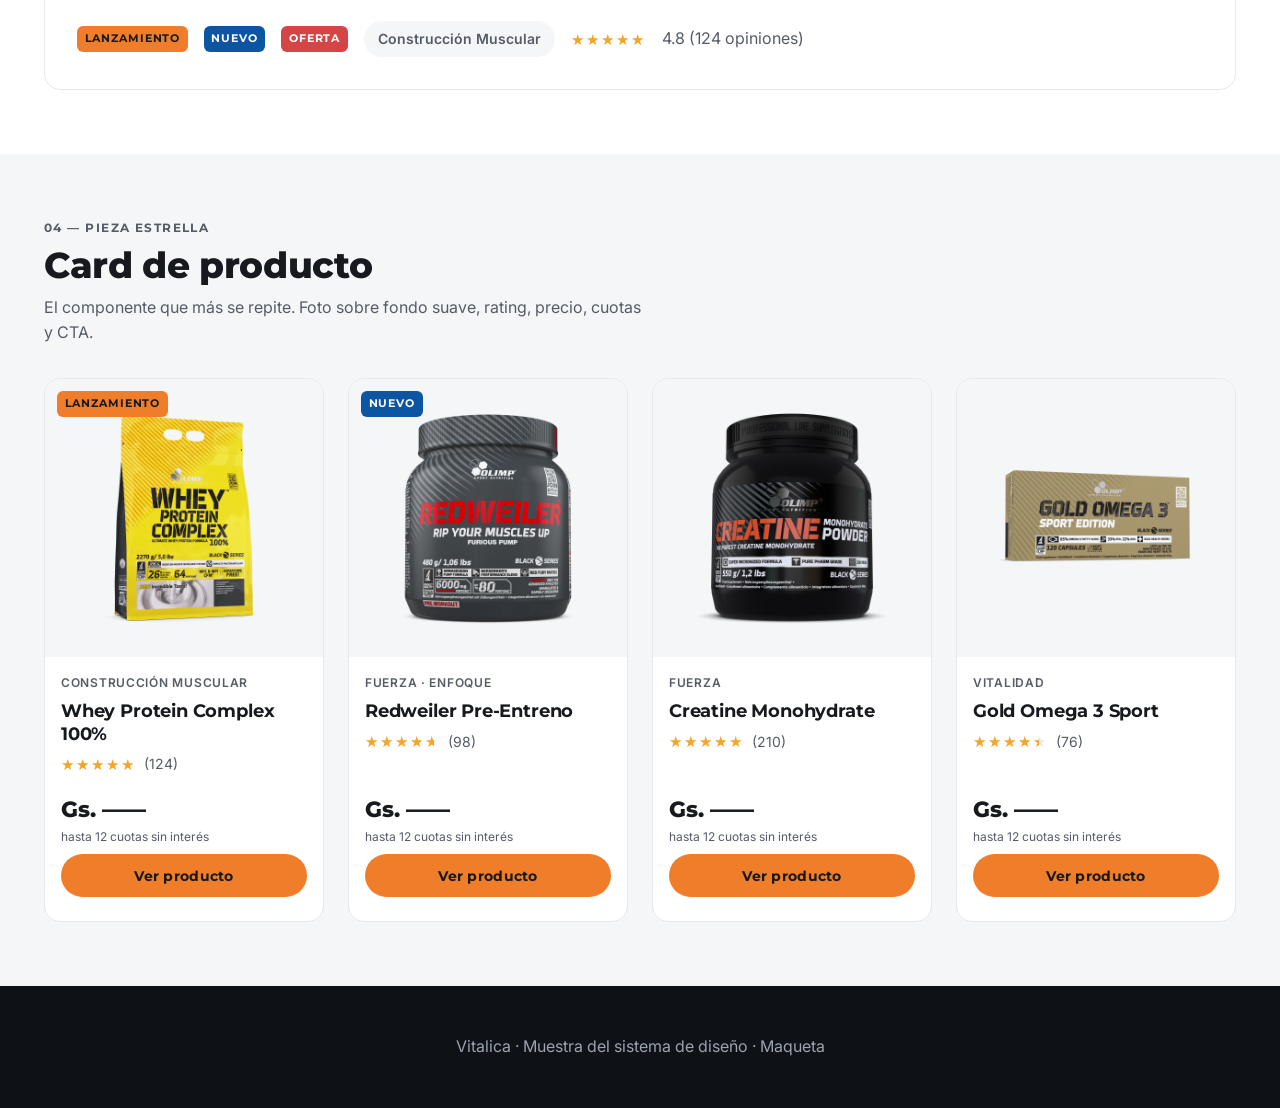
<file: muestra.html>
<!DOCTYPE html>
<html lang="es">
<head>
  <meta charset="UTF-8">
  <meta name="viewport" content="width=device-width, initial-scale=1.0">
  <title>Vitalica · Muestra del sistema de diseño</title>

  <!-- Tipografías de marca (Montserrat para títulos, Inter para texto).
       Cargan de Google Fonts; si no hay internet, el navegador usa una
       fuente del sistema parecida (definida en styles.css). -->
  <link rel="preconnect" href="https://fonts.googleapis.com">
  <link rel="preconnect" href="https://fonts.gstatic.com" crossorigin>
  <link href="https://fonts.googleapis.com/css2?family=Inter:wght@400;500;600;700&family=Montserrat:wght@700;800&display=swap" rel="stylesheet">

  <link rel="stylesheet" href="assets/css/styles.css">

  <!-- Estilos exclusivos de ESTA página de muestra (no del sitio final) -->
  <style>
    .muestra-hero {
      background: linear-gradient(120deg, var(--color-secundario), var(--color-secundario-oscuro));
      color: #fff; padding: var(--space-8) 0;
    }
    .muestra-hero .eyebrow { color: #fff; opacity: .8; }
    .muestra-hero h1 { color: #fff; font-size: var(--fs-hero); }
    .swatches { display: grid; grid-template-columns: repeat(auto-fill, minmax(160px,1fr)); gap: var(--space-4); }
    .swatch { border: 1px solid var(--color-linea); border-radius: var(--radio); overflow: hidden; }
    .swatch__color { height: 90px; }
    .swatch__info { padding: var(--space-3); font-size: var(--fs-sm); }
    .swatch__info b { display:block; font-family: var(--fuente-titulo); }
    .fila { display: flex; flex-wrap: wrap; gap: var(--space-4); align-items: center; }
    .tarjeta-doc { border:1px solid var(--color-linea); border-radius: var(--radio-lg); padding: var(--space-6); }
    .escala-tipo > * { margin-bottom: var(--space-2); }
  </style>
</head>
<body>

  <!-- Encabezado de la muestra -->
  <header class="muestra-hero">
    <div class="contenedor">
      <p class="eyebrow">Vitalica · Sistema de diseño</p>
      <h1>Sin Atajos</h1>
      <p style="max-width:55ch; margin-top:var(--space-3); opacity:.9;">
        Esta página es solo una muestra para aprobar la identidad visual:
        colores, tipografía, botones y componentes. No es parte del sitio final.
      </p>
    </div>
  </header>

  <!-- COLORES -->
  <section class="seccion">
    <div class="contenedor">
      <div class="encabezado-seccion">
        <p class="eyebrow">01 — Paleta</p>
        <h2>Colores de marca</h2>
        <p>Definidos como variables CSS. Cambiarlos en un solo lugar actualiza todo el sitio.</p>
      </div>
      <div class="swatches">
        <div class="swatch"><div class="swatch__color" style="background:#EF7D2A"></div><div class="swatch__info"><b>Primario</b>#EF7D2A · naranja</div></div>
        <div class="swatch"><div class="swatch__color" style="background:#0B55A3"></div><div class="swatch__info"><b>Secundario</b>#0B55A3 · navy</div></div>
        <div class="swatch"><div class="swatch__color" style="background:#16191D"></div><div class="swatch__info"><b>Tinta</b>#16191D · texto</div></div>
        <div class="swatch"><div class="swatch__color" style="background:#565C66"></div><div class="swatch__info"><b>Tinta suave</b>#565C66</div></div>
        <div class="swatch"><div class="swatch__color" style="background:#F5F6F8; border-bottom:1px solid var(--color-linea)"></div><div class="swatch__info"><b>Fondo suave</b>#F5F6F8</div></div>
        <div class="swatch"><div class="swatch__color" style="background:#0E1116"></div><div class="swatch__info"><b>Fondo oscuro</b>#0E1116 · footer</div></div>
      </div>
    </div>
  </section>

  <!-- TIPOGRAFÍA -->
  <section class="seccion seccion--suave">
    <div class="contenedor">
      <div class="encabezado-seccion">
        <p class="eyebrow">02 — Tipografía</p>
        <h2>Jerarquía de textos</h2>
        <p>Montserrat para títulos (deportivo, premium) · Inter para texto (legible).</p>
      </div>
      <div class="tarjeta-doc escala-tipo" style="background:#fff;">
        <h1>Título H1 — Resultados por disciplina</h1>
        <h2>Título H2 — Suplementación con respaldo</h2>
        <h3>Título H3 — Calidad europea Olimp</h3>
        <p class="eyebrow">Eyebrow / etiqueta superior</p>
        <p style="font-size:var(--fs-md);">Texto destacado: proteína de suero filtrada en frío para una recuperación muscular óptima.</p>
        <p>Texto base: creatina micronizada 200 Mesh con solubilidad inmediata y máxima absorción, sin molestias estomacales.</p>
        <p class="texto-apagado">Texto apagado / secundario: información complementaria y detalles.</p>
      </div>
    </div>
  </section>

  <!-- BOTONES + ETIQUETAS -->
  <section class="seccion">
    <div class="contenedor">
      <div class="encabezado-seccion">
        <p class="eyebrow">03 — Componentes</p>
        <h2>Botones y etiquetas</h2>
      </div>
      <div class="tarjeta-doc">
        <div class="fila" style="margin-bottom:var(--space-6)">
          <button class="btn btn--primario">Agregar al carrito</button>
          <button class="btn btn--secundario">Ver producto</button>
          <button class="btn btn--contorno">Seguir comprando</button>
          <button class="btn btn--primario btn--grande">Botón grande</button>
        </div>
        <div class="fila">
          <span class="tag tag--lanzamiento">Lanzamiento</span>
          <span class="tag tag--nuevo">Nuevo</span>
          <span class="tag tag--oferta">Oferta</span>
          <span class="chip">Construcción Muscular</span>
          <span class="estrellas" style="--pct:96%"></span>
          <span class="texto-apagado">4.8 (124 opiniones)</span>
        </div>
      </div>
    </div>
  </section>

  <!-- CARDS DE PRODUCTO -->
  <section class="seccion seccion--suave">
    <div class="contenedor">
      <div class="encabezado-seccion">
        <p class="eyebrow">04 — Pieza estrella</p>
        <h2>Card de producto</h2>
        <p>El componente que más se repite. Foto sobre fondo suave, rating, precio, cuotas y CTA.</p>
      </div>
      <div class="grilla grilla--productos">

        <article class="card-producto">
          <a class="card-producto__media" href="#">
            <span class="tag tag--lanzamiento card-producto__tag">Lanzamiento</span>
            <img src="assets/img/products/whey-protein-complex.webp" alt="Whey Protein Complex 100%" loading="lazy" width="600" height="600">
          </a>
          <div class="card-producto__body">
            <span class="card-producto__categoria">Construcción Muscular</span>
            <h3 class="card-producto__nombre">Whey Protein Complex 100%</h3>
            <div class="card-producto__rating"><span class="estrellas" style="--pct:96%"></span><span>(124)</span></div>
            <div class="card-producto__precio">
              <span class="precio">Gs. ——</span>
              <span class="cuotas">hasta 12 cuotas sin interés</span>
            </div>
            <a href="#" class="btn btn--primario btn--bloque card-producto__cta">Ver producto</a>
          </div>
        </article>

        <article class="card-producto">
          <a class="card-producto__media" href="#">
            <span class="tag tag--nuevo card-producto__tag">Nuevo</span>
            <img src="assets/img/products/redweiler.webp" alt="Redweiler" loading="lazy" width="600" height="600">
          </a>
          <div class="card-producto__body">
            <span class="card-producto__categoria">Fuerza · Enfoque</span>
            <h3 class="card-producto__nombre">Redweiler Pre-Entreno</h3>
            <div class="card-producto__rating"><span class="estrellas" style="--pct:92%"></span><span>(98)</span></div>
            <div class="card-producto__precio">
              <span class="precio">Gs. ——</span>
              <span class="cuotas">hasta 12 cuotas sin interés</span>
            </div>
            <a href="#" class="btn btn--primario btn--bloque card-producto__cta">Ver producto</a>
          </div>
        </article>

        <article class="card-producto">
          <a class="card-producto__media" href="#">
            <img src="assets/img/products/creatine-monohydrate.webp" alt="Creatine Monohydrate" loading="lazy" width="600" height="600">
          </a>
          <div class="card-producto__body">
            <span class="card-producto__categoria">Fuerza</span>
            <h3 class="card-producto__nombre">Creatine Monohydrate</h3>
            <div class="card-producto__rating"><span class="estrellas" style="--pct:100%"></span><span>(210)</span></div>
            <div class="card-producto__precio">
              <span class="precio">Gs. ——</span>
              <span class="cuotas">hasta 12 cuotas sin interés</span>
            </div>
            <a href="#" class="btn btn--primario btn--bloque card-producto__cta">Ver producto</a>
          </div>
        </article>

        <article class="card-producto">
          <a class="card-producto__media" href="#">
            <img src="assets/img/products/gold-omega-3-sport.webp" alt="Gold Omega 3 Sport" loading="lazy" width="600" height="600">
          </a>
          <div class="card-producto__body">
            <span class="card-producto__categoria">Vitalidad</span>
            <h3 class="card-producto__nombre">Gold Omega 3 Sport</h3>
            <div class="card-producto__rating"><span class="estrellas" style="--pct:88%"></span><span>(76)</span></div>
            <div class="card-producto__precio">
              <span class="precio">Gs. ——</span>
              <span class="cuotas">hasta 12 cuotas sin interés</span>
            </div>
            <a href="#" class="btn btn--primario btn--bloque card-producto__cta">Ver producto</a>
          </div>
        </article>

      </div>
    </div>
  </section>

  <footer style="background:var(--color-fondo-oscuro); color:#fff; padding:var(--space-7) 0;">
    <div class="contenedor centrado">
      <p class="texto-apagado" style="color:#9aa3af;">Vitalica · Muestra del sistema de diseño · Maqueta</p>
    </div>
  </footer>

</body>
</html>
</file>
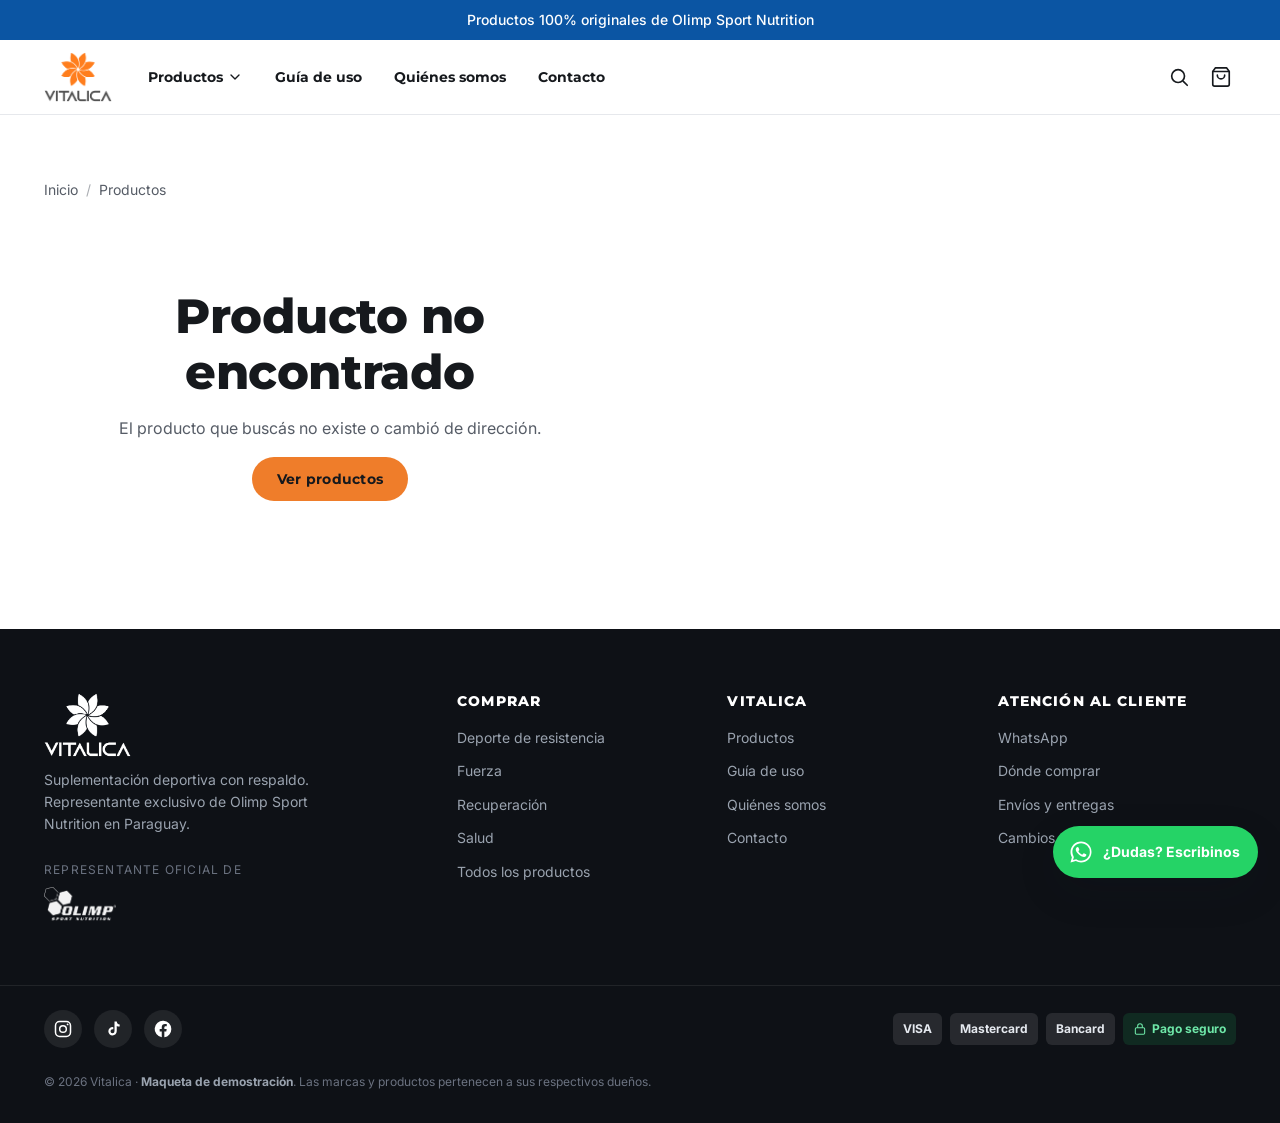
<file: producto.html>
<!DOCTYPE html>
<html lang="es">
<head>
  <meta charset="UTF-8">
  <meta name="viewport" content="width=device-width, initial-scale=1.0">
  <title>Producto · Vitalica</title>
  <meta name="description" content="Detalle de producto Olimp en Vitalica.">

  <link rel="preconnect" href="https://fonts.googleapis.com">
  <link rel="preconnect" href="https://fonts.gstatic.com" crossorigin>
  <link href="https://fonts.googleapis.com/css2?family=Inter:wght@400;500;600;700&family=Montserrat:wght@700;800&display=swap" rel="stylesheet">

  <link rel="stylesheet" href="assets/css/styles.css?v=2">
</head>
<body>

  <div id="chrome-top"></div>

  <main>
    <!-- Zona de compra (la arma producto.js según el ?id=) -->
    <section class="seccion">
      <div class="contenedor">
        <nav class="breadcrumb" data-breadcrumb aria-label="Migas de pan"></nav>
        <div class="producto" data-producto></div>
      </div>
    </section>

    <!-- Secciones de marketing (beneficios, ingredientes, etc.) -->
    <div data-producto-marketing></div>

    <!-- Productos relacionados -->
    <section class="seccion seccion--suave" data-relacionados-wrap hidden>
      <div class="contenedor">
        <div class="encabezado-seccion"><h2>También te puede interesar</h2></div>
        <div class="grilla grilla--productos" data-relacionados></div>
      </div>
    </section>
  </main>

  <div id="chrome-bottom"></div>

  <script src="assets/js/data.js?v=2"></script>
  <script src="assets/js/cart.js?v=2"></script>
  <script src="assets/js/components.js?v=2"></script>
  <script src="assets/js/main.js?v=2"></script>
  <script src="assets/js/pages/producto.js?v=2"></script>

</body>
</html>
</file>
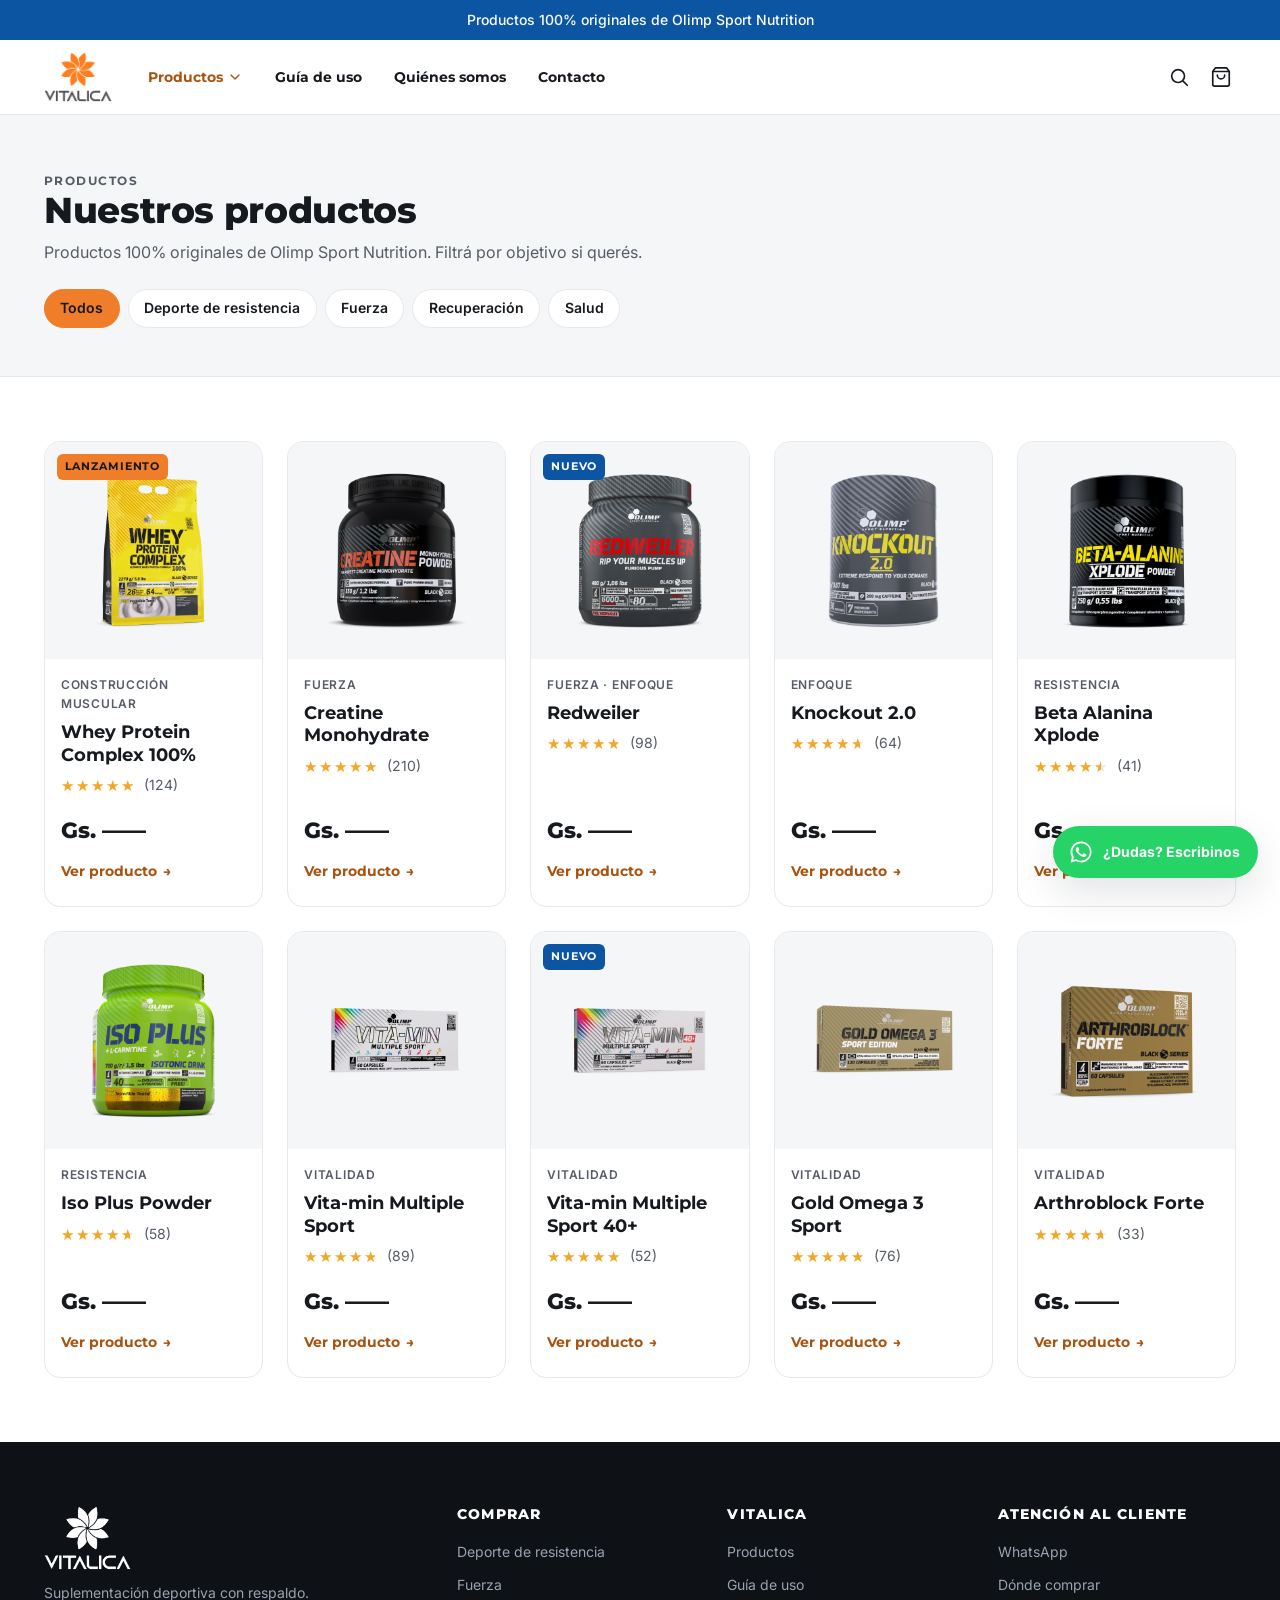
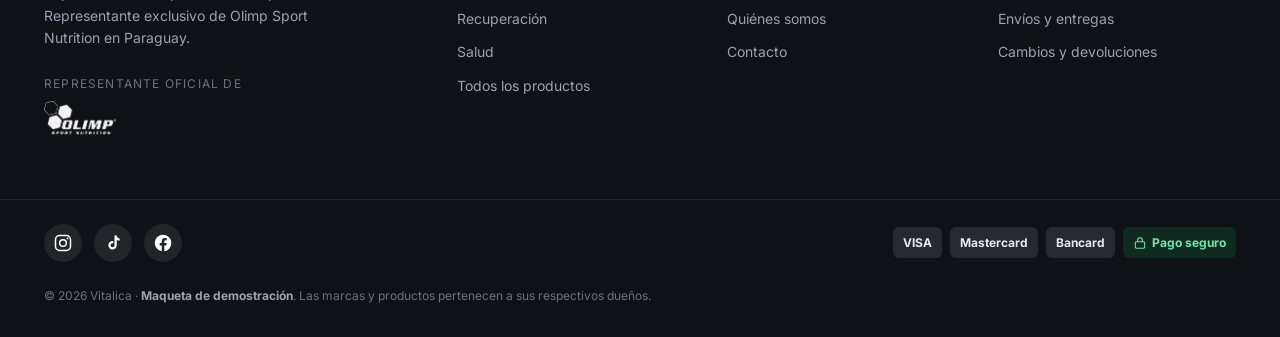
<file: productos.html>
<!DOCTYPE html>
<html lang="es">
<head>
  <meta charset="UTF-8">
  <meta name="viewport" content="width=device-width, initial-scale=1.0">
  <title>Productos · Vitalica — Olimp Sport Nutrition</title>
  <meta name="description" content="Todos los productos de Olimp en Vitalica: proteínas, creatina, pre-entrenos, vitaminas, omega 3 y más.">

  <link rel="preconnect" href="https://fonts.googleapis.com">
  <link rel="preconnect" href="https://fonts.gstatic.com" crossorigin>
  <link href="https://fonts.googleapis.com/css2?family=Inter:wght@400;500;600;700&family=Montserrat:wght@700;800&display=swap" rel="stylesheet">

  <link rel="stylesheet" href="assets/css/styles.css?v=2">
</head>
<body>

  <div id="chrome-top"></div>

  <main>
    <section class="pagina-cabecera">
      <div class="contenedor">
        <p class="eyebrow">Productos</p>
        <h1>Nuestros productos</h1>
        <p>Productos 100% originales de Olimp Sport Nutrition. Filtrá por objetivo si querés.</p>
        <nav class="cat-nav" data-filtro-metas aria-label="Filtrar por objetivo"></nav>
      </div>
    </section>

    <section class="seccion">
      <div class="contenedor">
        <div class="grilla grilla--productos" data-grilla-productos></div>
      </div>
    </section>
  </main>

  <div id="chrome-bottom"></div>

  <script src="assets/js/data.js?v=2"></script>
  <script src="assets/js/cart.js?v=2"></script>
  <script src="assets/js/components.js?v=2"></script>
  <script src="assets/js/main.js?v=2"></script>
  <script src="assets/js/pages/productos.js?v=2"></script>

</body>
</html>
</file>
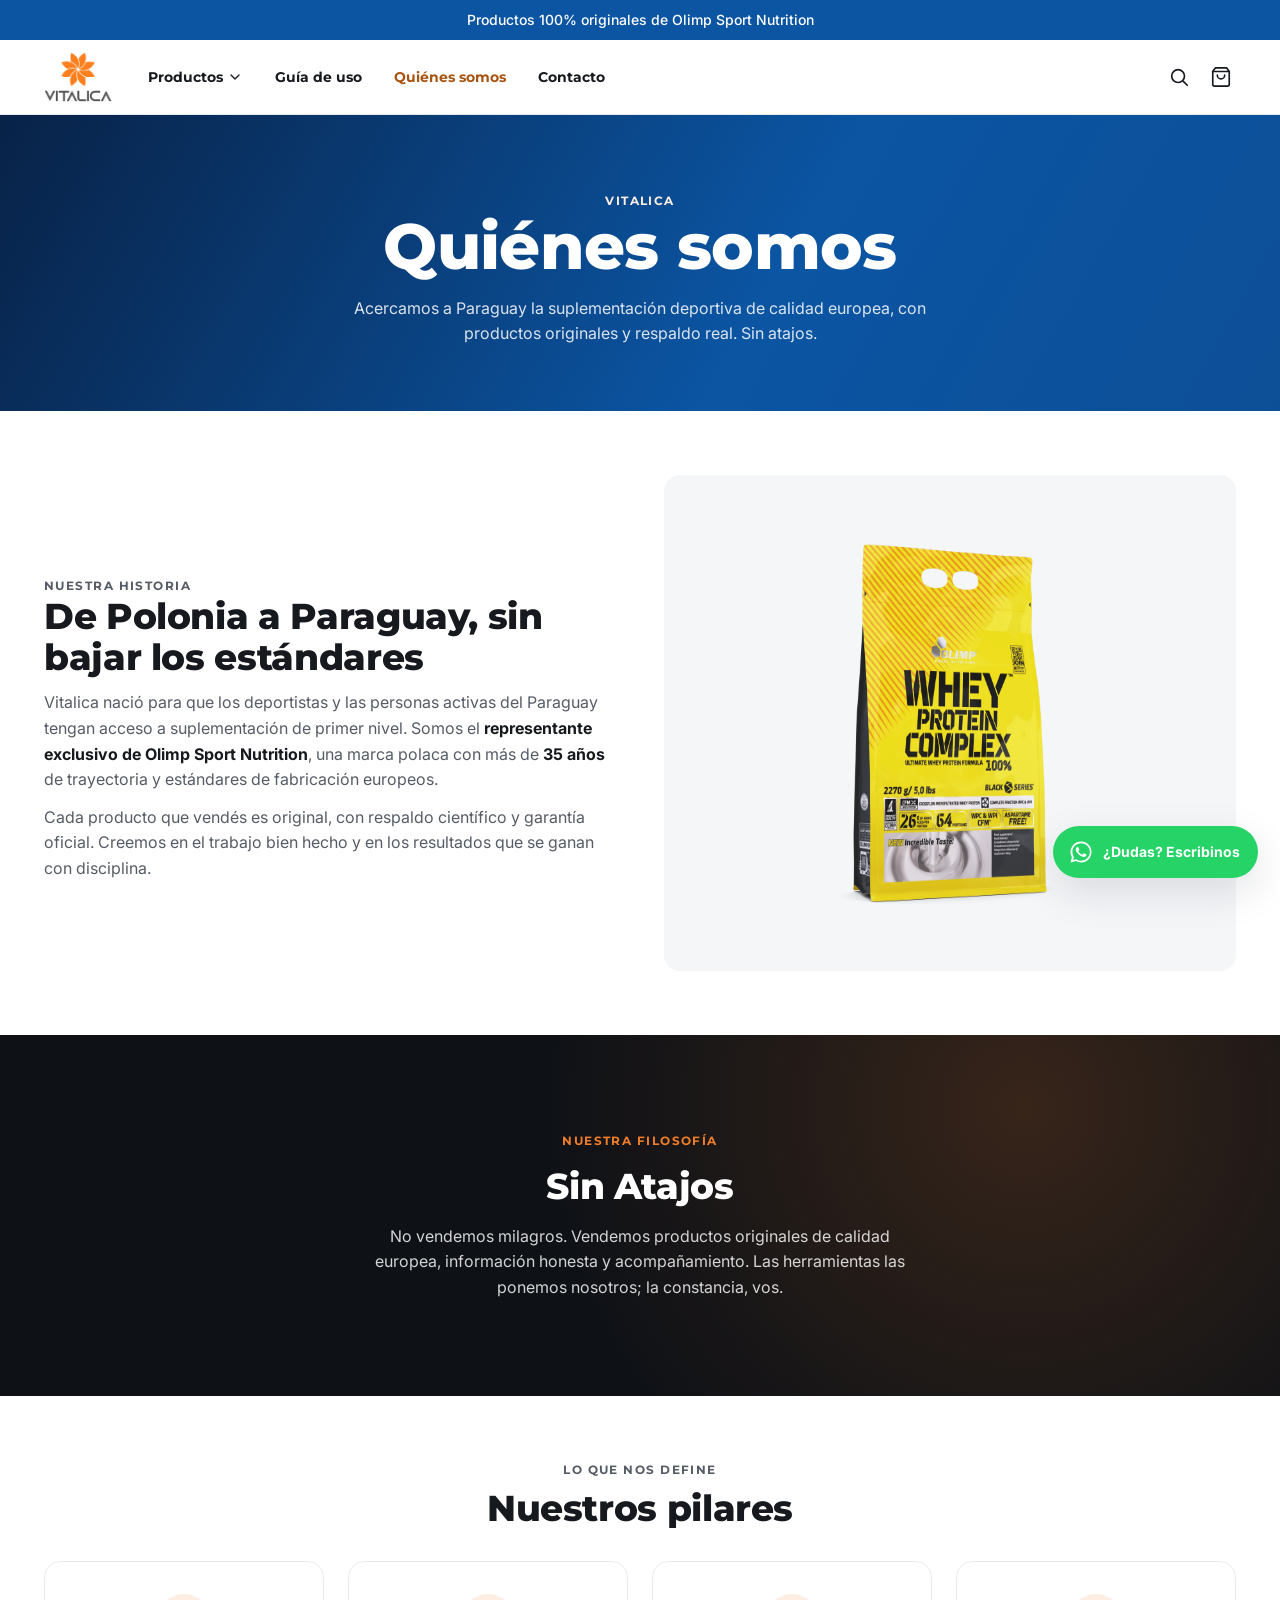
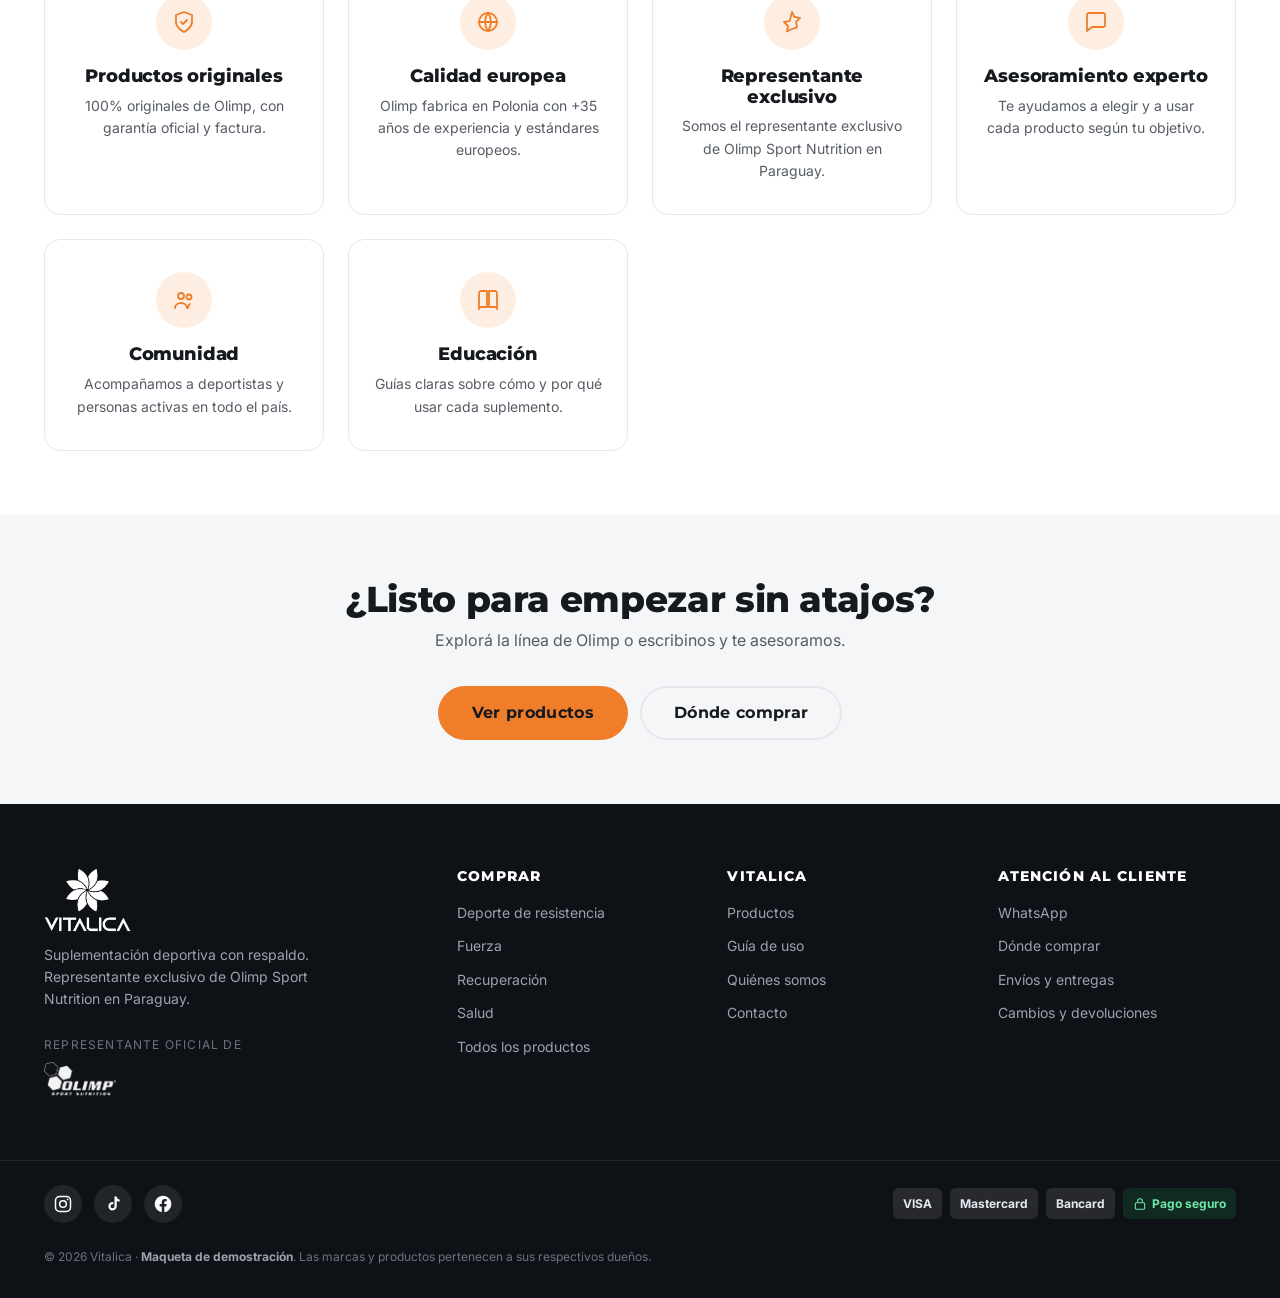
<file: sobre.html>
<!DOCTYPE html>
<html lang="es">
<head>
  <meta charset="UTF-8">
  <meta name="viewport" content="width=device-width, initial-scale=1.0">
  <title>Quiénes somos · Vitalica</title>
  <meta name="description" content="Vitalica acerca la suplementación deportiva de calidad europea a Paraguay como representante exclusivo de Olimp Sport Nutrition.">

  <link rel="preconnect" href="https://fonts.googleapis.com">
  <link rel="preconnect" href="https://fonts.gstatic.com" crossorigin>
  <link href="https://fonts.googleapis.com/css2?family=Inter:wght@400;500;600;700&family=Montserrat:wght@700;800&display=swap" rel="stylesheet">

  <link rel="stylesheet" href="assets/css/styles.css?v=2">
</head>
<body>

  <div id="chrome-top"></div>

  <main>

    <!-- Hero -->
    <section class="pagina-hero">
      <div class="contenedor">
        <p class="eyebrow">Vitalica</p>
        <h1>Quiénes somos</h1>
        <p>Acercamos a Paraguay la suplementación deportiva de calidad europea, con productos
           originales y respaldo real. Sin atajos.</p>
      </div>
    </section>

    <!-- Nuestra historia -->
    <section class="seccion">
      <div class="contenedor sobre-historia">
        <div>
          <p class="eyebrow">Nuestra historia</p>
          <h2>De Polonia a Paraguay, sin bajar los estándares</h2>
          <p>Vitalica nació para que los deportistas y las personas activas del Paraguay tengan
             acceso a suplementación de primer nivel. Somos el <strong>representante exclusivo de
             Olimp Sport Nutrition</strong>, una marca polaca con más de <strong>35 años</strong>
             de trayectoria y estándares de fabricación europeos.</p>
          <p>Cada producto que vendés es original, con respaldo científico y garantía oficial.
             Creemos en el trabajo bien hecho y en los resultados que se ganan con disciplina.</p>
        </div>
        <div class="sobre-historia__media">
          <img src="assets/img/products/whey-protein-complex.webp" alt="Producto Olimp" width="400" height="400" loading="lazy">
        </div>
      </div>
    </section>

    <!-- Misión "Sin Atajos" -->
    <section class="banda-sinatajos">
      <div class="contenedor banda-sinatajos__inner">
        <p class="eyebrow" style="color:var(--color-primario)">Nuestra filosofía</p>
        <h2>Sin Atajos</h2>
        <p>No vendemos milagros. Vendemos productos originales de calidad europea, información
           honesta y acompañamiento. Las herramientas las ponemos nosotros; la constancia, vos.</p>
      </div>
    </section>

    <!-- Pilares -->
    <section class="seccion">
      <div class="contenedor">
        <div class="encabezado-seccion centrado">
          <p class="eyebrow">Lo que nos define</p>
          <h2>Nuestros pilares</h2>
        </div>
        <div class="beneficios-grid">
          <div class="beneficio-card">
            <span class="beneficio-card__icono"><svg viewBox="0 0 24 24" width="24" height="24" fill="none" stroke="currentColor" stroke-width="1.8" stroke-linecap="round" stroke-linejoin="round"><path d="M12 22s8-4 8-10V5l-8-3-8 3v7c0 6 8 10 8 10Z"/><path d="m9 12 2 2 4-4"/></svg></span>
            <h3>Productos originales</h3><p>100% originales de Olimp, con garantía oficial y factura.</p>
          </div>
          <div class="beneficio-card">
            <span class="beneficio-card__icono"><svg viewBox="0 0 24 24" width="24" height="24" fill="none" stroke="currentColor" stroke-width="1.8" stroke-linecap="round" stroke-linejoin="round"><circle cx="12" cy="12" r="9"/><path d="M3 12h18M12 3a15 15 0 0 1 0 18M12 3a15 15 0 0 0 0 18"/></svg></span>
            <h3>Calidad europea</h3><p>Olimp fabrica en Polonia con +35 años de experiencia y estándares europeos.</p>
          </div>
          <div class="beneficio-card">
            <span class="beneficio-card__icono"><svg viewBox="0 0 24 24" width="24" height="24" fill="none" stroke="currentColor" stroke-width="1.8" stroke-linecap="round" stroke-linejoin="round"><path d="m12 2 2.4 5 5.6.8-4 4 1 5.5L12 19l-5 2.5 1-5.5-4-4 5.6-.8Z"/></svg></span>
            <h3>Representante exclusivo</h3><p>Somos el representante exclusivo de Olimp Sport Nutrition en Paraguay.</p>
          </div>
          <div class="beneficio-card">
            <span class="beneficio-card__icono"><svg viewBox="0 0 24 24" width="24" height="24" fill="none" stroke="currentColor" stroke-width="1.8" stroke-linecap="round" stroke-linejoin="round"><path d="M21 15a2 2 0 0 1-2 2H8l-5 4V5a2 2 0 0 1 2-2h14a2 2 0 0 1 2 2Z"/></svg></span>
            <h3>Asesoramiento experto</h3><p>Te ayudamos a elegir y a usar cada producto según tu objetivo.</p>
          </div>
          <div class="beneficio-card">
            <span class="beneficio-card__icono"><svg viewBox="0 0 24 24" width="24" height="24" fill="none" stroke="currentColor" stroke-width="1.8" stroke-linecap="round" stroke-linejoin="round"><circle cx="9" cy="8" r="3"/><circle cx="17" cy="9" r="2.5"/><path d="M3 20c0-3 2.7-5 6-5s6 2 6 5M16 20c0-2 .8-3.4 2-4"/></svg></span>
            <h3>Comunidad</h3><p>Acompañamos a deportistas y personas activas en todo el país.</p>
          </div>
          <div class="beneficio-card">
            <span class="beneficio-card__icono"><svg viewBox="0 0 24 24" width="24" height="24" fill="none" stroke="currentColor" stroke-width="1.8" stroke-linecap="round" stroke-linejoin="round"><path d="M3 5a2 2 0 0 1 2-2h6v16H5a2 2 0 0 0-2 2ZM21 5a2 2 0 0 0-2-2h-6v16h6a2 2 0 0 1 2 2Z"/></svg></span>
            <h3>Educación</h3><p>Guías claras sobre cómo y por qué usar cada suplemento.</p>
          </div>
        </div>
      </div>
    </section>

    <!-- CTA final -->
    <section class="seccion seccion--suave">
      <div class="contenedor centrado">
        <h2>¿Listo para empezar sin atajos?</h2>
        <p class="texto-apagado mt-2">Explorá la línea de Olimp o escribinos y te asesoramos.</p>
        <div class="fila-cta mt-6">
          <a class="btn btn--primario btn--grande" href="productos.html">Ver productos</a>
          <a class="btn btn--contorno btn--grande" href="contacto.html">Dónde comprar</a>
        </div>
      </div>
    </section>

  </main>

  <div id="chrome-bottom"></div>

  <script src="assets/js/data.js?v=2"></script>
  <script src="assets/js/cart.js?v=2"></script>
  <script src="assets/js/components.js?v=2"></script>
  <script src="assets/js/main.js?v=2"></script>

</body>
</html>
</file>
<file: assets/css/styles.css>
/* ==========================================================================
   VITALICA — Maqueta e-commerce · Hoja de estilos principal
   --------------------------------------------------------------------------
   Este archivo es el "sistema de diseño" del sitio. Está dividido en
   secciones (ver índice). La idea clave: todo lo visual (colores, tipografía,
   espaciados) vive en VARIABLES al inicio. Si querés cambiar el naranja de la
   marca, lo cambiás en UN solo lugar (--color-primario) y se actualiza todo.

   ÍNDICE
   01. Tokens de marca (variables: colores, tipografía, espaciado, sombras)
   02. Reset y base
   03. Tipografía
   04. Layout (contenedor, secciones, grillas)
   05. Botones
   06. Utilidades (badges, chips, etiquetas)
   07. Estrellas de rating
   08. Card de producto
   09. Encabezado de sección
   --------------------------------------------------------------------------
   NOTA: las secciones de Header, Footer, Hero, Carrito, etc. se agregan más
   abajo a medida que construimos cada parte de la maqueta.
   ========================================================================== */


/* ==========================================================================
   01. TOKENS DE MARCA  (las "perillas" del diseño)
   ========================================================================== */
:root {
  /* --- Colores de marca (del manual de Vitalica) --- */
  --color-primario:        #EF7D2A;  /* naranja Vitalica */
  --color-primario-oscuro: #D2651A;  /* hover / estados activos */
  --color-primario-tinte:  #FDEEE1;  /* fondos suaves naranja */
  --color-primario-texto:  #A85410;  /* naranja oscuro SOLO para texto sobre fondo claro (contraste AA 5.3:1) */

  --color-secundario:        #0B55A3; /* azul navy */
  --color-secundario-oscuro: #083F7A;
  --color-secundario-tinte:  #E7F0FA;

  /* --- Grises de apoyo --- */
  --color-tinta:       #16191D;  /* gris muy oscuro = texto principal */
  --color-tinta-suave: #565C66;  /* texto secundario / apagado */
  --color-linea:       #E6E8EC;  /* bordes y separadores (gris claro) */
  --color-fondo:       #FFFFFF;
  --color-fondo-suave: #F5F6F8;  /* fondos de sección (gris claro) */
  --color-fondo-oscuro:#0E1116;  /* footer y secciones oscuras */

  /* --- Colores de apoyo funcionales --- */
  --color-exito:    #1F9D57;
  --color-estrella: #F5A623;  /* dorado para ratings */
  --color-alerta:   #D64545;

  /* --- Tipografía --- */
  --fuente-titulo: "Montserrat", system-ui, -apple-system, "Segoe UI", sans-serif;
  --fuente-texto:  "Inter", system-ui, -apple-system, "Segoe UI", Roboto, sans-serif;

  /* Escala de tamaños (rem = relativo al tamaño base del navegador) */
  --fs-xs:   0.75rem;
  --fs-sm:   0.875rem;
  --fs-base: 1rem;
  --fs-md:   1.125rem;
  --fs-lg:   1.375rem;
  --fs-xl:   1.75rem;
  --fs-2xl:  2.25rem;
  --fs-3xl:  3rem;
  /* El hero usa clamp(): crece con la pantalla pero con mínimo y máximo */
  --fs-hero: clamp(2.25rem, 5.5vw, 4rem);

  /* --- Espaciado (escala consistente) --- */
  --space-1:  0.25rem;
  --space-2:  0.5rem;
  --space-3:  0.75rem;
  --space-4:  1rem;
  --space-5:  1.5rem;
  --space-6:  2rem;
  --space-7:  3rem;
  --space-8:  4rem;
  --space-9:  6rem;

  /* --- Bordes redondeados --- */
  --radio-sm:   6px;
  --radio:      10px;
  --radio-lg:   16px;
  --radio-pill: 999px;  /* pastilla (botones redondeados) */

  /* --- Sombras --- */
  --sombra-sm: 0 1px 2px rgba(16, 24, 40, 0.06);
  --sombra:    0 4px 14px rgba(16, 24, 40, 0.08);
  --sombra-lg: 0 14px 40px rgba(16, 24, 40, 0.12);

  /* --- Layout --- */
  --ancho-contenedor: 1240px;  /* ancho máximo del contenido */
  --transicion: 160ms ease;
}


/* ==========================================================================
   02. RESET Y BASE  (emparejar el punto de partida entre navegadores)
   ========================================================================== */
*, *::before, *::after { box-sizing: border-box; }

* { margin: 0; }

html { scroll-behavior: smooth; -webkit-text-size-adjust: 100%; }

body {
  font-family: var(--fuente-texto);
  font-size: var(--fs-base);
  line-height: 1.6;
  color: var(--color-tinta);
  background: var(--color-fondo);
  -webkit-font-smoothing: antialiased;
  text-rendering: optimizeLegibility;
}

img, picture, svg { display: block; max-width: 100%; }

a { color: inherit; text-decoration: none; }

button, input, select, textarea { font: inherit; color: inherit; }

button { cursor: pointer; background: none; border: none; }

ul, ol { list-style: none; padding: 0; }

/* El atributo [hidden] siempre oculta, aunque el elemento tenga display:flex */
[hidden] { display: none !important; }

/* Accesibilidad: foco visible al navegar con teclado */
:focus-visible {
  outline: 3px solid var(--color-secundario);
  outline-offset: 2px;
  border-radius: var(--radio-sm);
}


/* ==========================================================================
   03. TIPOGRAFÍA
   ========================================================================== */
h1, h2, h3, h4 {
  font-family: var(--fuente-titulo);
  line-height: 1.15;
  font-weight: 800;
  letter-spacing: -0.01em;
  color: var(--color-tinta);
}

h1 { font-size: var(--fs-3xl); }
h2 { font-size: var(--fs-2xl); }
h3 { font-size: var(--fs-lg); }
h4 { font-size: var(--fs-md); }

p { color: var(--color-tinta); }

.texto-apagado { color: var(--color-tinta-suave); }

/* Texto pequeño en mayúsculas con espaciado (etiquetas/categorías) */
.eyebrow {
  font-family: var(--fuente-titulo);
  font-size: var(--fs-xs);
  font-weight: 700;
  letter-spacing: 0.12em;
  text-transform: uppercase;
  color: var(--color-tinta-suave); /* gris legible sobre claro; los eyebrow naranjas van inline sobre bandas oscuras */
}


/* ==========================================================================
   04. LAYOUT
   ========================================================================== */
/* Contenedor centrado con respiración lateral */
.contenedor {
  width: 100%;
  max-width: var(--ancho-contenedor);
  margin-inline: auto;
  padding-inline: var(--space-5);
}

/* Espaciado vertical estándar entre secciones */
.seccion { padding-block: var(--space-8); }
.seccion--suave { background: var(--color-fondo-suave); }

/* Grillas reutilizables y responsivas (se acomodan solas al ancho) */
.grilla {
  display: grid;
  gap: var(--space-5);
}
/* Grilla de productos: tantas columnas como entren, mínimo 240px */
.grilla--productos {
  grid-template-columns: repeat(auto-fill, minmax(240px, 1fr));
}
/* En desktop, el listado completo (home y productos) usa 5 columnas:
   los 10 productos llenan 2 filas exactas, sin "fila huérfana". */
@media (min-width: 1140px) {
  [data-productos].grilla--productos,
  [data-grilla-productos].grilla--productos {
    grid-template-columns: repeat(5, 1fr);
  }
}

/* Helpers de espaciado puntuales */
.mt-2 { margin-top: var(--space-2); }
.mt-4 { margin-top: var(--space-4); }
.mt-6 { margin-top: var(--space-6); }
.centrado { text-align: center; }


/* ==========================================================================
   05. BOTONES
   ========================================================================== */
.btn {
  display: inline-flex;
  align-items: center;
  justify-content: center;
  gap: var(--space-2);
  font-family: var(--fuente-titulo);
  font-weight: 700;
  font-size: var(--fs-sm);
  letter-spacing: 0.02em;
  line-height: 1;
  padding: 0.9em 1.6em;
  border-radius: var(--radio-pill);
  border: 2px solid transparent;
  transition: transform var(--transicion), background var(--transicion),
              color var(--transicion), border-color var(--transicion),
              box-shadow var(--transicion);
  text-align: center;
}
.btn:active { transform: translateY(1px); }

/* Primario: naranja de marca */
.btn--primario {
  background: var(--color-primario);
  color: var(--color-tinta); /* texto oscuro sobre naranja: contraste 6.4:1 (WCAG AA) */
}
.btn--primario:hover { background: var(--color-primario-oscuro); }

/* Secundario: navy */
.btn--secundario {
  background: var(--color-secundario);
  color: #fff;
}
.btn--secundario:hover { background: var(--color-secundario-oscuro); }

/* Contorno: borde, fondo transparente */
.btn--contorno {
  background: transparent;
  color: var(--color-tinta);
  border-color: var(--color-linea);
}
.btn--contorno:hover {
  border-color: var(--color-tinta);
  background: var(--color-tinta);
  color: #fff;
}

/* Fantasma sobre fondos oscuros */
.btn--claro {
  background: #fff;
  color: var(--color-tinta);
}
.btn--claro:hover { background: var(--color-fondo-suave); }

/* Modificadores de tamaño y ancho */
.btn--grande { font-size: var(--fs-base); padding: 1.05em 2em; }
.btn--bloque { display: flex; width: 100%; }


/* ==========================================================================
   06. UTILIDADES (badges, chips, etiquetas)
   ========================================================================== */
/* Etiqueta/tag sobre la foto del producto ("Lanzamiento", "Nuevo") */
.tag {
  display: inline-block;
  font-family: var(--fuente-titulo);
  font-size: 0.68rem;
  font-weight: 700;
  letter-spacing: 0.08em;
  text-transform: uppercase;
  padding: 0.4em 0.7em;
  border-radius: var(--radio-sm);
  background: var(--color-tinta);
  color: #fff;
}
.tag--lanzamiento { background: var(--color-primario); color: var(--color-tinta); }
.tag--nuevo       { background: var(--color-secundario); }
.tag--oferta      { background: var(--color-alerta); }

/* Chip (pastilla suave para categorías/filtros visuales) */
.chip {
  display: inline-flex;
  align-items: center;
  gap: var(--space-2);
  font-size: var(--fs-sm);
  font-weight: 600;
  padding: 0.5em 1em;
  border-radius: var(--radio-pill);
  background: var(--color-fondo-suave);
  color: var(--color-tinta-suave);
}


/* ==========================================================================
   07. ESTRELLAS DE RATING
   --------------------------------------------------------------------------
   Técnica: dos capas de ★★★★★ superpuestas. La de abajo es gris (vacía) y
   la de arriba es dorada, recortada al porcentaje del puntaje (--pct).
   ========================================================================== */
.estrellas {
  --pct: 100%;
  display: inline-block;
  position: relative;
  font-size: 0.95rem;
  line-height: 1;
  font-family: "Times New Roman", serif; /* ★ se ve sólida y pareja */
}
.estrellas::before {
  content: "★★★★★";
  letter-spacing: 2px;
  color: var(--color-linea);
}
.estrellas::after {
  content: "★★★★★";
  letter-spacing: 2px;
  color: var(--color-estrella);
  position: absolute;
  inset: 0;
  width: var(--pct);
  overflow: hidden;
  white-space: nowrap;
}


/* ==========================================================================
   08. CARD DE PRODUCTO  (la pieza que más se repite en el sitio)
   ========================================================================== */
.card-producto {
  display: flex;
  flex-direction: column;
  background: var(--color-fondo);
  border: 1px solid var(--color-linea);
  border-radius: var(--radio-lg);
  overflow: hidden;
  transition: transform var(--transicion), box-shadow var(--transicion),
              border-color var(--transicion);
}
.card-producto:hover {
  transform: translateY(-4px);
  box-shadow: var(--sombra-lg);
  border-color: transparent;
}

/* Zona de la imagen (cuadrada, foto centrada sobre gris muy suave) */
.card-producto__media {
  position: relative;
  display: block;
  aspect-ratio: 1 / 1;
  background: var(--color-fondo-suave);
  padding: var(--space-5);
}
.card-producto__media img {
  width: 100%;
  height: 100%;
  object-fit: contain;     /* el envase se ve completo, sin recortarse */
  mix-blend-mode: multiply; /* funde el fondo blanco de la foto con el gris */
  transition: transform var(--transicion);
}
.card-producto:hover .card-producto__media img { transform: scale(1.04); }

/* Etiqueta posicionada arriba a la izquierda de la foto */
.card-producto__tag {
  position: absolute;
  top: var(--space-3);
  left: var(--space-3);
  z-index: 1;
}

/* Cuerpo de texto de la card */
.card-producto__body {
  display: flex;
  flex-direction: column;
  gap: var(--space-2);
  padding: var(--space-4) var(--space-4) var(--space-5);
  flex: 1; /* empuja el botón hacia abajo para alinear todas las cards */
}
.card-producto__categoria {
  font-size: var(--fs-xs);
  font-weight: 600;
  letter-spacing: 0.06em;
  text-transform: uppercase;
  color: var(--color-tinta-suave);
}
.card-producto__nombre {
  font-family: var(--fuente-titulo);
  font-size: var(--fs-md);
  font-weight: 700;
  line-height: 1.25;
}
.card-producto__rating {
  display: flex;
  align-items: center;
  gap: var(--space-2);
  font-size: var(--fs-sm);
  color: var(--color-tinta-suave);
}
/* margin-top:auto empuja el precio al fondo: queda alineado en toda la fila,
   tenga el nombre 1 o 2 líneas. */
.card-producto__precio { margin-top: auto; padding-top: var(--space-2); }
.card-producto__precio .precio {
  display: block;
  font-family: var(--fuente-titulo);
  font-size: var(--fs-lg);
  font-weight: 800;
  color: var(--color-tinta);
}
.card-producto__precio .cuotas {
  display: block;
  font-size: var(--fs-xs);
  color: var(--color-tinta-suave);
}
/* Pista de acción sutil (reemplaza al botón naranja repetido en cada card) */
.card-producto__hint {
  display: inline-flex;
  align-items: center;
  gap: 6px;
  margin-top: var(--space-1);
  font-family: var(--fuente-titulo);
  font-size: var(--fs-sm);
  font-weight: 700;
  color: var(--color-primario-texto);
}
.card-producto__flecha { transition: transform var(--transicion); }
.card-producto:hover .card-producto__flecha { transform: translateX(4px); }
.card-producto:hover .card-producto__nombre { color: var(--color-primario-texto); }


/* ==========================================================================
   09. ENCABEZADO DE SECCIÓN  (título + bajada, centrado o alineado)
   ========================================================================== */
.encabezado-seccion {
  display: flex;
  flex-direction: column;
  gap: var(--space-2);
  margin-bottom: var(--space-6);
}
.encabezado-seccion.centrado { align-items: center; }
.encabezado-seccion h2 { font-size: var(--fs-2xl); }
.encabezado-seccion p { color: var(--color-tinta-suave); max-width: 60ch; }
.encabezado-seccion.centrado p { text-align: center; }


/* ==========================================================================
   10. BARRA DE ANUNCIOS (superior, rotativa)
   ========================================================================== */
.barra-anuncios {
  background: var(--color-secundario);
  color: #fff;
}
.barra-anuncios__viewport {
  position: relative;
  height: 40px;
  max-width: var(--ancho-contenedor);
  margin-inline: auto;
}
.barra-anuncios__item {
  position: absolute;
  inset: 0;
  display: flex;
  align-items: center;
  justify-content: center;
  gap: var(--space-2);
  font-size: var(--fs-sm);
  font-weight: 500;
  padding-inline: var(--space-4);
  text-align: center;
  opacity: 0;
  transition: opacity 0.5s ease;
  pointer-events: none;
}
.barra-anuncios__item.activo { opacity: 1; }


/* ==========================================================================
   11. HEADER (sticky, con mega-menú)
   ========================================================================== */
.header-sitio {
  position: sticky;
  top: 0;
  z-index: 50;
  background: var(--color-fondo);
  border-bottom: 1px solid var(--color-linea);
}
.header-sitio__inner {
  max-width: var(--ancho-contenedor);
  margin-inline: auto;
  padding: var(--space-3) var(--space-5);
  display: flex;
  align-items: center;
  gap: var(--space-5);
}
.header-sitio__logo { flex-shrink: 0; }
.header-sitio__logo img { height: 50px; width: auto; }

/* Botón hamburguesa (solo en mobile) */
.boton-menu {
  display: none;
  color: var(--color-tinta);
  padding: var(--space-1);
}

/* Navegación principal (desktop) */
.nav-principal { flex: 1; }
.nav-principal__lista {
  display: flex;
  align-items: center;
  gap: var(--space-2);
}
.nav-principal__link {
  display: inline-flex;
  align-items: center;
  gap: 4px;
  padding: var(--space-2) var(--space-3);
  font-family: var(--fuente-titulo);
  font-weight: 700;
  font-size: var(--fs-sm);
  color: var(--color-tinta);
  border-radius: var(--radio-sm);
  transition: color var(--transicion);
}
.nav-principal__link:hover,
.nav-principal__link.activo { color: var(--color-primario-texto); }
.nav-principal__link svg { transition: transform var(--transicion); }
.tiene-megamenu:hover .nav-principal__link svg { transform: rotate(180deg); }

/* Acciones a la derecha (buscar, carrito) */
.header-sitio__acciones {
  display: flex;
  align-items: center;
  gap: var(--space-3);
  flex-shrink: 0;
}
.icono-accion {
  position: relative;
  display: inline-flex;
  color: var(--color-tinta);
  padding: var(--space-1);
  transition: color var(--transicion);
}
.icono-accion:hover { color: var(--color-primario-texto); }
.boton-carrito__badge {
  position: absolute;
  top: -4px;
  right: -6px;
  min-width: 18px;
  height: 18px;
  padding: 0 5px;
  border-radius: var(--radio-pill);
  background: var(--color-primario);
  color: #fff;
  font-size: 0.7rem;
  font-weight: 700;
  display: flex;
  align-items: center;
  justify-content: center;
  line-height: 1;
}


/* ==========================================================================
   12. MEGA-MENÚ (desktop, una columna por categoría)
   ========================================================================== */
.megamenu {
  position: absolute;
  left: 0;
  right: 0;
  top: 100%;
  background: var(--color-fondo);
  border-top: 1px solid var(--color-linea);
  box-shadow: var(--sombra-lg);
  opacity: 0;
  visibility: hidden;
  transform: translateY(8px);
  transition: opacity var(--transicion), transform var(--transicion), visibility var(--transicion);
}
.tiene-megamenu:hover .megamenu,
.tiene-megamenu:focus-within .megamenu {
  opacity: 1;
  visibility: visible;
  transform: translateY(0);
}
.megamenu__inner {
  display: flex;
  gap: var(--space-6);
  padding-block: var(--space-6);
}
.megamenu__cols {
  flex: 1;
  display: grid;
  grid-template-columns: repeat(3, 1fr);
  gap: var(--space-6);
}
.megamenu__titulo {
  display: block;
  font-family: var(--fuente-titulo);
  font-weight: 700;
  font-size: var(--fs-sm);
  color: var(--color-tinta);
  padding-bottom: var(--space-2);
  margin-bottom: var(--space-2);
  border-bottom: 2px solid var(--color-primario);
}
.megamenu__titulo:hover { color: var(--color-primario-texto); }
.megamenu__link {
  display: block;
  font-size: var(--fs-sm);
  color: var(--color-tinta-suave);
  padding: 5px 0;
  transition: color var(--transicion);
}
.megamenu__link:hover { color: var(--color-primario-texto); }

/* Celda promocional del mega-menú */
.megamenu__promo {
  width: 240px;
  flex-shrink: 0;
  display: flex;
  flex-direction: column;
  justify-content: flex-end;
  gap: var(--space-1);
  padding: var(--space-5);
  border-radius: var(--radio-lg);
  background: linear-gradient(150deg, var(--color-secundario), var(--color-primario));
  color: #fff;
}
.megamenu__promo-eyebrow {
  font-size: var(--fs-xs);
  font-weight: 700;
  letter-spacing: 0.12em;
  text-transform: uppercase;
  opacity: 0.85;
}
.megamenu__promo-titulo {
  font-family: var(--fuente-titulo);
  font-weight: 800;
  font-size: var(--fs-xl);
}
.megamenu__promo-cta { font-weight: 600; font-size: var(--fs-sm); margin-top: var(--space-2); }


/* ==========================================================================
   13. MENÚ MÓVIL (drawer lateral)
   ========================================================================== */
.menu-movil { position: fixed; inset: 0; z-index: 100; }
.menu-movil__overlay {
  position: absolute;
  inset: 0;
  background: rgba(8, 12, 18, 0.55);
  opacity: 0;
  transition: opacity 0.25s ease;
}
.menu-movil.abierto .menu-movil__overlay { opacity: 1; }
.menu-movil__panel {
  position: absolute;
  top: 0;
  left: 0;
  height: 100%;
  width: 320px;
  max-width: 85vw;
  background: var(--color-fondo);
  box-shadow: var(--sombra-lg);
  transform: translateX(-100%);
  transition: transform 0.25s ease;
  display: flex;
  flex-direction: column;
  overflow-y: auto;
}
.menu-movil.abierto .menu-movil__panel { transform: translateX(0); }
.menu-movil__head {
  display: flex;
  align-items: center;
  justify-content: space-between;
  padding: var(--space-4) var(--space-5);
  border-bottom: 1px solid var(--color-linea);
}
.menu-movil__head img { height: 44px; width: auto; }
.menu-movil__cerrar { color: var(--color-tinta); }
.menu-movil__nav { display: flex; flex-direction: column; padding: var(--space-4) var(--space-5); }
.menu-movil__nav > a,
.menu-movil__acordeon {
  font-family: var(--fuente-titulo);
  font-weight: 700;
  font-size: var(--fs-md);
  color: var(--color-tinta);
  padding: var(--space-3) 0;
  border-bottom: 1px solid var(--color-linea);
  text-align: left;
  display: flex;
  align-items: center;
  justify-content: space-between;
}
.menu-movil__acordeon svg { transition: transform var(--transicion); }
.menu-movil__acordeon.abierto svg { transform: rotate(180deg); }
.menu-movil__sub {
  display: grid;
  max-height: 0;
  overflow: hidden;
  transition: max-height 0.3s ease;
}
.menu-movil__sub.abierto { max-height: 420px; }
.menu-movil__sub a {
  padding: var(--space-2) 0 var(--space-2) var(--space-4);
  color: var(--color-tinta-suave);
  font-size: var(--fs-sm);
}
.menu-movil__sub a:hover { color: var(--color-primario-texto); }
.menu-movil__link-fuerte { color: var(--color-primario-texto) !important; }


/* ==========================================================================
   14. FOOTER
   ========================================================================== */
.footer-sitio {
  background: var(--color-fondo-oscuro);
  color: #c4ccd6;
}
.footer-sitio__top {
  display: grid;
  grid-template-columns: 1.6fr 1fr 1fr 1fr;
  gap: var(--space-6);
  padding-block: var(--space-8);
}
.footer-sitio__marca { max-width: 320px; }
/* El logo es gris oscuro: lo volvemos blanco para que se vea sobre el footer */
.footer-sitio__logo { height: 64px; width: auto; filter: brightness(0) invert(1); }
.footer-sitio__marca p { color: #9aa3af; font-size: var(--fs-sm); margin-top: var(--space-3); }
.footer-sitio__olimp {
  margin-top: var(--space-5);
  display: flex;
  flex-direction: column;
  gap: var(--space-2);
}
.footer-sitio__olimp span { font-size: var(--fs-xs); text-transform: uppercase; letter-spacing: 0.1em; color: #6b7280; }
.footer-sitio__olimp img { height: 34px; width: auto; align-self: flex-start; opacity: 0.95; }

.footer-sitio__col h4 {
  color: #fff;
  font-size: var(--fs-sm);
  text-transform: uppercase;
  letter-spacing: 0.08em;
  margin-bottom: var(--space-4);
}
.footer-sitio__col ul { display: flex; flex-direction: column; gap: var(--space-2); }
.footer-sitio__col a { color: #9aa3af; font-size: var(--fs-sm); transition: color var(--transicion); }
.footer-sitio__col a:hover { color: #fff; }

.footer-sitio__bottom { border-top: 1px solid rgba(255,255,255,0.08); }
.footer-sitio__bottom-inner {
  display: flex;
  align-items: center;
  justify-content: space-between;
  flex-wrap: wrap;
  gap: var(--space-4);
  padding-block: var(--space-5);
}
.redes { display: flex; gap: var(--space-3); }
.redes a {
  display: inline-flex;
  width: 38px; height: 38px;
  align-items: center; justify-content: center;
  border-radius: var(--radio-pill);
  background: rgba(255,255,255,0.08);
  color: #fff;
  transition: background var(--transicion);
}
.redes a:hover { background: var(--color-primario); }
.pagos { display: flex; gap: var(--space-2); flex-wrap: wrap; align-items: center; }
.pago-badge {
  display: inline-flex;
  align-items: center;
  gap: 5px;
  font-size: var(--fs-xs);
  font-weight: 700;
  padding: 6px 10px;
  border-radius: var(--radio-sm);
  background: rgba(255,255,255,0.1);
  color: #e5e9ef;
}
.pago-badge--seguro { background: rgba(31,157,87,0.18); color: #6ee7a8; }
.footer-sitio__legal { padding-bottom: var(--space-6); }
.footer-sitio__legal p { font-size: var(--fs-xs); color: #6b7280; }
.footer-sitio__legal strong { color: #9aa3af; }


/* ==========================================================================
   15. BOTÓN FLOTANTE DE WHATSAPP
   ========================================================================== */
.whatsapp-flotante {
  position: fixed;
  bottom: 22px;
  right: 22px;
  z-index: 60;
  display: inline-flex;
  align-items: center;
  gap: var(--space-2);
  padding: 12px 18px 12px 14px;
  border-radius: var(--radio-pill);
  background: #25D366;
  color: #fff;
  font-weight: 700;
  font-size: var(--fs-sm);
  box-shadow: var(--sombra-lg);
  transition: transform var(--transicion);
}
.whatsapp-flotante:hover { transform: translateY(-2px); }


/* ==========================================================================
   16. TOAST (aviso flotante)
   ========================================================================== */
.toast {
  position: fixed;
  bottom: 90px;
  left: 50%;
  transform: translate(-50%, 12px);
  z-index: 110;
  background: var(--color-tinta);
  color: #fff;
  padding: 12px 20px;
  border-radius: var(--radio-pill);
  font-size: var(--fs-sm);
  font-weight: 600;
  box-shadow: var(--sombra-lg);
  opacity: 0;
  transition: opacity 0.3s ease, transform 0.3s ease;
  pointer-events: none;
}
.toast.visible { opacity: 1; transform: translate(-50%, 0); }


/* ==========================================================================
   17. RESPONSIVE — ajustes para mobile / tablet
   ========================================================================== */
@media (max-width: 980px) {
  /* En mobile se oculta el menú desktop y aparece la hamburguesa */
  .nav-principal { display: none; }
  .boton-menu { display: inline-flex; }
  .header-sitio__inner { gap: var(--space-3); }
  /* El logo se centra entre la hamburguesa y las acciones */
  .header-sitio__logo { flex: 1; }
  .header-sitio__logo img { height: 44px; }
}

@media (max-width: 760px) {
  .footer-sitio__top { grid-template-columns: 1fr 1fr; }
  .footer-sitio__marca { grid-column: 1 / -1; max-width: none; }
  .whatsapp-flotante__texto { display: none; } /* en celular, solo el ícono */
  .whatsapp-flotante { padding: 14px; }
  h1 { font-size: var(--fs-2xl); }
}

@media (max-width: 480px) {
  .footer-sitio__top { grid-template-columns: 1fr; }
  .contenedor { padding-inline: var(--space-4); }
}


/* ==========================================================================
   18. HOME — HERO
   ========================================================================== */
.hero {
  position: relative;
  overflow: hidden;
  color: #fff;
}
/* Pista del carrusel: las slides se ponen en fila y se desplazan con transform */
.hero__track { display: flex; transition: transform 0.5s ease; }
.hero__slide { flex: 0 0 100%; min-width: 0; }
.hero__slide--1 { background: linear-gradient(120deg, #082247 0%, var(--color-secundario) 60%, #0d4f97 100%); }
.hero__slide--2 { background: linear-gradient(120deg, #16191D 0%, #0B55A3 100%); }
.hero__slide--3 { background: linear-gradient(120deg, #0B3D7A 0%, #0d4f97 60%, #1366c0 100%); }

/* Flechas del carrusel */
.hero__flecha {
  position: absolute;
  top: 50%;
  transform: translateY(-50%);
  z-index: 2;
  width: 44px;
  height: 44px;
  border-radius: var(--radio-pill);
  background: rgba(255, 255, 255, 0.15);
  color: #fff;
  font-size: 1.6rem;
  display: flex;
  align-items: center;
  justify-content: center;
  transition: background var(--transicion);
}
.hero__flecha:hover { background: rgba(255, 255, 255, 0.32); }
.hero__flecha--prev { left: 16px; }
.hero__flecha--next { right: 16px; }

/* Puntos indicadores */
.hero__dots {
  position: absolute;
  bottom: 18px;
  left: 50%;
  transform: translateX(-50%);
  z-index: 2;
  display: flex;
  gap: 8px;
}
.hero__dot {
  width: 10px;
  height: 10px;
  border-radius: var(--radio-pill);
  background: rgba(255, 255, 255, 0.4);
  transition: background var(--transicion), width var(--transicion);
}
.hero__dot.activo { background: #fff; width: 26px; }
.hero__inner {
  display: grid;
  grid-template-columns: 1.1fr 0.9fr;
  align-items: center;
  gap: var(--space-6);
  padding-block: var(--space-8);
}
.hero__eyebrow {
  font-family: var(--fuente-titulo);
  text-transform: uppercase;
  letter-spacing: 0.18em;
  font-weight: 700;
  font-size: var(--fs-sm);
  color: var(--color-primario);
  margin-bottom: var(--space-3);
}
.hero__titulo { color: #fff; font-size: var(--fs-hero); line-height: 1.05; }
.hero__texto {
  color: rgba(255, 255, 255, 0.85);
  font-size: var(--fs-md);
  margin-top: var(--space-4);
  max-width: 46ch;
}
.hero__texto strong { color: #fff; }
.hero__acciones { display: flex; gap: var(--space-3); margin-top: var(--space-6); flex-wrap: wrap; }
.hero__media { position: relative; display: flex; justify-content: center; }
.hero__media::before {
  content: "";
  position: absolute;
  inset: 0;
  margin: auto;
  width: 75%;
  aspect-ratio: 1;
  background: radial-gradient(circle, rgba(239, 125, 42, 0.40), transparent 65%);
  filter: blur(10px);
}
.hero__media img {
  position: relative;
  width: 100%;
  max-width: 440px;
  filter: drop-shadow(0 26px 44px rgba(0, 0, 0, 0.45));
}


/* ==========================================================================
   19. HOME — TRUST BAR (fila de garantías)
   ========================================================================== */
.trust-bar { background: var(--color-fondo); border-bottom: 1px solid var(--color-linea); }
.trust-bar__inner {
  display: grid;
  grid-template-columns: repeat(4, 1fr);
  gap: var(--space-5);
  padding-block: var(--space-5);
}
.trust-bar__item { display: flex; align-items: center; justify-content: center; gap: var(--space-3); }
.trust-bar__icono { color: var(--color-primario); display: inline-flex; flex-shrink: 0; }
.trust-bar__texto { display: flex; flex-direction: column; line-height: 1.25; }
.trust-bar__texto strong { font-family: var(--fuente-titulo); font-size: var(--fs-sm); }
.trust-bar__texto span { font-size: var(--fs-xs); color: var(--color-tinta-suave); }


/* ==========================================================================
   20. HOME — CATEGORÍAS ("Comprá por objetivo")
   ========================================================================== */
.categorias-grid {
  display: grid;
  grid-template-columns: repeat(auto-fit, minmax(200px, 1fr));
  gap: var(--space-4);
}
.categoria-card {
  position: relative;
  display: flex;
  flex-direction: column;
  justify-content: flex-end;
  gap: var(--space-1);
  min-height: 180px;
  padding: var(--space-5);
  border-radius: var(--radio-lg);
  color: #fff;
  overflow: hidden;
  transition: transform var(--transicion), box-shadow var(--transicion);
}
.categoria-card:hover { transform: translateY(-4px); box-shadow: var(--sombra-lg); }
.categoria-card__nombre { font-family: var(--fuente-titulo); font-weight: 800; font-size: var(--fs-lg); }
.categoria-card__desc { font-size: var(--fs-sm); opacity: 0.92; }
.categoria-card__cta { font-weight: 700; font-size: var(--fs-sm); margin-top: var(--space-2); }
/* Un gradiente distinto por categoría (orden del data.js) */
.categorias-grid .categoria-card:nth-child(1) { background: linear-gradient(135deg, #EF7D2A, #D2651A); }
.categorias-grid .categoria-card:nth-child(2) { background: linear-gradient(135deg, #0B55A3, #083F7A); }
.categorias-grid .categoria-card:nth-child(3) { background: linear-gradient(135deg, #16191D, #3A4250); }
.categorias-grid .categoria-card:nth-child(4) { background: linear-gradient(135deg, #0B55A3, #083F7A); }
.categorias-grid .categoria-card:nth-child(5) { background: linear-gradient(135deg, #16191D, #3A4250); }
/* Gradientes de las 4 metas (Deporte de resistencia / Fuerza / Recuperación / Salud) */
[data-metas] .categoria-card:nth-child(1) { background: linear-gradient(135deg, #0B55A3, #083F7A); } /* resistencia (navy) */
[data-metas] .categoria-card:nth-child(2) { background: linear-gradient(135deg, #EF7D2A, #D2651A); color: var(--color-tinta); } /* fuerza (naranja, texto oscuro) */
[data-metas] .categoria-card:nth-child(3) { background: linear-gradient(135deg, #0B55A3, #083F7A); } /* recuperación (navy) */
[data-metas] .categoria-card:nth-child(4) { background: linear-gradient(135deg, #EF7D2A, #D2651A); color: var(--color-tinta); } /* salud (naranja, texto oscuro) */


/* ==========================================================================
   21. HOME — BANNER DE COLECCIÓN
   ========================================================================== */
.banner-coleccion {
  position: relative;
  display: flex;
  align-items: center;
  min-height: 300px;
  padding: var(--space-8);
  border-radius: var(--radio-lg);
  overflow: hidden;
  color: #fff;
  background: linear-gradient(115deg, #16191D 0%, #0B55A3 100%);
}
/* Foto de producto asomando a la derecha (decorativa) */
.banner-coleccion::after {
  content: "";
  position: absolute;
  right: -10px;
  top: 0;
  bottom: 0;
  width: 46%;
  background: url('../img/products/redweiler.webp') no-repeat center right / contain;
  filter: drop-shadow(0 20px 30px rgba(0, 0, 0, 0.4));
}
.banner-coleccion__contenido {
  position: relative;
  z-index: 1;
  max-width: 460px;
  display: flex;
  flex-direction: column;
  align-items: flex-start;
  gap: var(--space-3);
}
.banner-coleccion h2 { color: #fff; font-size: var(--fs-2xl); }
.banner-coleccion p { color: rgba(255, 255, 255, 0.85); }


/* ==========================================================================
   22. HOME — BLOG / APRENDÉ (tarjetas de artículo)
   ========================================================================== */
.blog-grid {
  display: grid;
  grid-template-columns: repeat(auto-fit, minmax(280px, 1fr));
  gap: var(--space-5);
}
.card-articulo {
  display: flex;
  flex-direction: column;
  background: #fff;
  border: 1px solid var(--color-linea);
  border-radius: var(--radio-lg);
  overflow: hidden;
  transition: transform var(--transicion), box-shadow var(--transicion);
}
.card-articulo:hover { transform: translateY(-4px); box-shadow: var(--sombra-lg); }
.card-articulo__cover {
  position: relative;
  height: 170px;
  display: flex;
  align-items: center;
  justify-content: center;
  padding: var(--space-5);
}
.card-articulo__cover::after {
  content: "";
  position: absolute;
  inset: 0;
  background: radial-gradient(circle at 30% 20%, rgba(255, 255, 255, 0.18), transparent 60%);
}
.acento-naranja { background: linear-gradient(135deg, #EF7D2A, #D2651A); }
.acento-navy    { background: linear-gradient(135deg, #0B55A3, #083F7A); }
.acento-mixto   { background: linear-gradient(135deg, #16191D, #0B55A3); }
.acento-naranja .card-articulo__tema { color: var(--color-tinta); } /* texto oscuro sobre naranja */
.card-articulo__tema {
  position: relative;
  z-index: 1;
  font-family: var(--fuente-titulo);
  font-weight: 800;
  font-size: var(--fs-lg);
  color: #fff;
  text-align: center;
  text-shadow: 0 1px 10px rgba(0, 0, 0, 0.2);
}
.card-articulo__body { display: flex; flex-direction: column; gap: var(--space-2); padding: var(--space-5); flex: 1; }
.card-articulo__titulo { font-size: var(--fs-md); }
.card-articulo__resumen { font-size: var(--fs-sm); color: var(--color-tinta-suave); flex: 1; }
.card-articulo__meta {
  display: flex;
  justify-content: space-between;
  align-items: center;
  margin-top: var(--space-3);
  font-size: var(--fs-sm);
  color: var(--color-tinta-suave);
}
.card-articulo__link { color: var(--color-primario-texto); font-weight: 700; }


/* ==========================================================================
   23. HOME — PRUEBA SOCIAL (reviews + testimonios)
   ========================================================================== */
.reviews { display: grid; grid-template-columns: 280px 1fr; gap: var(--space-7); align-items: center; }
.reviews__resumen {
  text-align: center;
  display: flex;
  flex-direction: column;
  align-items: center;
  gap: var(--space-2);
  padding: var(--space-6);
  background: var(--color-fondo-suave);
  border-radius: var(--radio-lg);
}
.reviews__puntaje { font-family: var(--fuente-titulo); font-weight: 800; font-size: 3.5rem; line-height: 1; }
.reviews__resumen p { font-size: var(--fs-sm); color: var(--color-tinta-suave); }
.reviews__nota { font-size: var(--fs-xs); color: var(--color-tinta-suave); opacity: 0.7; }
.reviews__grid { display: grid; grid-template-columns: repeat(auto-fit, minmax(220px, 1fr)); gap: var(--space-4); }
.testimonio {
  background: #fff;
  border: 1px solid var(--color-linea);
  border-radius: var(--radio-lg);
  padding: var(--space-5);
  display: flex;
  flex-direction: column;
  gap: var(--space-3);
}
.testimonio__texto { font-size: var(--fs-sm); }
.testimonio__autor { font-weight: 700; font-size: var(--fs-sm); color: var(--color-tinta-suave); }


/* ==========================================================================
   24. HOME — NEWSLETTER
   ========================================================================== */
.newsletter {
  background: linear-gradient(120deg, var(--color-secundario), var(--color-secundario-oscuro));
  color: #fff;
}
.newsletter__inner {
  display: flex;
  align-items: center;
  justify-content: space-between;
  gap: var(--space-6);
  padding-block: var(--space-8);
  flex-wrap: wrap;
}
.newsletter h2 { color: #fff; }
.newsletter p { color: rgba(255, 255, 255, 0.85); margin-top: var(--space-2); }
.newsletter__form { display: flex; gap: var(--space-3); flex: 1; min-width: 280px; max-width: 520px; }
.newsletter__form input {
  flex: 1;
  padding: 0.9em 1.2em;
  border-radius: var(--radio-pill);
  border: none;
  font-size: var(--fs-base);
}


/* ==========================================================================
   25. HOME — responsive
   ========================================================================== */
@media (max-width: 880px) {
  .hero__flecha { display: none; } /* en celular se navega con los puntos / swipe */
  .hero__inner { grid-template-columns: 1fr; text-align: center; }
  .hero__texto { margin-inline: auto; }
  .hero__acciones { justify-content: center; }
  .hero__media img { max-width: 320px; margin-top: var(--space-6); }
  .reviews { grid-template-columns: 1fr; }
  .trust-bar__inner { grid-template-columns: 1fr 1fr; }
  .banner-coleccion::after { opacity: 0.22; }
}
@media (max-width: 520px) {
  .trust-bar__item { flex-direction: column; text-align: center; gap: var(--space-2); }
  .newsletter__form { flex-direction: column; }
}


/* ==========================================================================
   26. CABECERA DE PÁGINA (catálogo, blog, sobre, contacto)
   ========================================================================== */
.pagina-cabecera {
  background: var(--color-fondo-suave);
  border-bottom: 1px solid var(--color-linea);
  padding-block: var(--space-7);
}
.pagina-cabecera h1 { font-size: var(--fs-2xl); }
.pagina-cabecera p { color: var(--color-tinta-suave); max-width: 60ch; margin-top: var(--space-2); }

/* Navegación por anclas (chips) del catálogo */
.cat-nav { display: flex; gap: var(--space-2); flex-wrap: wrap; margin-top: var(--space-5); }
.cat-nav a,
.cat-nav button {
  display: inline-flex;
  align-items: center;
  padding: 0.5em 1.1em;
  border-radius: var(--radio-pill);
  background: #fff;
  border: 1px solid var(--color-linea);
  font-weight: 600;
  font-size: var(--fs-sm);
  color: var(--color-tinta);
  transition: background var(--transicion), color var(--transicion), border-color var(--transicion);
}
.cat-nav a:hover, .cat-nav button:hover { background: var(--color-tinta); color: #fff; border-color: var(--color-tinta); }
.cat-nav a.activo, .cat-nav button.activo { background: var(--color-primario); color: var(--color-tinta); border-color: var(--color-primario); }

/* Secciones del catálogo: el scroll-margin evita que el header sticky
   tape el título cuando se llega por un enlace con #ancla */
.cat-seccion { scroll-margin-top: 100px; }


/* ==========================================================================
   27. DETALLE DE PRODUCTO
   ========================================================================== */
.breadcrumb {
  display: flex;
  gap: 8px;
  align-items: center;
  font-size: var(--fs-sm);
  color: var(--color-tinta-suave);
  margin-bottom: var(--space-5);
  flex-wrap: wrap;
}
.breadcrumb a { color: var(--color-tinta-suave); }
.breadcrumb a:hover { color: var(--color-primario-texto); }
.breadcrumb span { opacity: 0.5; }
.breadcrumb__actual { color: var(--color-tinta); font-weight: 600; opacity: 1; }

.producto { display: grid; grid-template-columns: 1fr 1fr; gap: var(--space-7); align-items: start; }
.producto__media {
  position: relative;
  background: var(--color-fondo-suave);
  border-radius: var(--radio-lg);
  padding: var(--space-7);
  display: flex;
  align-items: center;
  justify-content: center;
  min-height: 360px;
}
.producto__media img { max-width: 100%; max-height: 460px; width: auto; object-fit: contain; mix-blend-mode: multiply; }

.producto__cat { font-size: var(--fs-xs); font-weight: 600; letter-spacing: 0.06em; text-transform: uppercase; color: var(--color-tinta-suave); }
.producto__info h1 { font-size: var(--fs-2xl); margin-top: var(--space-1); }
.producto__rating { display: flex; align-items: center; gap: var(--space-2); margin-top: var(--space-3); font-size: var(--fs-sm); color: var(--color-tinta-suave); }
.producto__precio { font-family: var(--fuente-titulo); font-weight: 800; font-size: var(--fs-2xl); margin-top: var(--space-4); }
.producto__precio-nota { font-size: var(--fs-sm); color: var(--color-tinta-suave); margin-top: 2px; }
.producto__resumen { margin-top: var(--space-4); color: var(--color-tinta); }

.producto__compra { display: flex; gap: var(--space-3); align-items: center; margin-top: var(--space-5); flex-wrap: wrap; }
.selector-cantidad { display: inline-flex; align-items: center; border: 1px solid var(--color-linea); border-radius: var(--radio-pill); overflow: hidden; }
.selector-cantidad button { width: 44px; height: 48px; font-size: 1.3rem; color: var(--color-tinta); transition: background var(--transicion); }
.selector-cantidad button:hover { background: var(--color-fondo-suave); }
.selector-cantidad input { width: 48px; height: 48px; text-align: center; border: none; border-inline: 1px solid var(--color-linea); font-weight: 700; font-family: var(--fuente-titulo); }
.producto__compra .btn { flex: 1; min-width: 220px; }
.producto__whatsapp { display: inline-flex; margin-top: var(--space-3); }

.producto__detalle { margin-top: var(--space-6); border-top: 1px solid var(--color-linea); padding-top: var(--space-5); display: flex; flex-direction: column; gap: var(--space-4); }
.producto__detalle h3 { font-size: var(--fs-md); margin-bottom: var(--space-1); }
.producto__detalle p { color: var(--color-tinta-suave); }

.producto-no-encontrado { text-align: center; padding-block: var(--space-8); display: flex; flex-direction: column; align-items: center; gap: var(--space-4); }

@media (max-width: 880px) {
  .producto { grid-template-columns: 1fr; gap: var(--space-5); }
  .producto__compra .btn { min-width: 0; }
}


/* ==========================================================================
   28. CARRITO
   ========================================================================== */
.carrito { display: grid; grid-template-columns: 1fr 340px; gap: var(--space-6); align-items: start; }
.carrito__items { display: flex; flex-direction: column; gap: var(--space-3); }

.carrito-item {
  display: grid;
  grid-template-columns: 90px 1fr auto auto;
  grid-template-areas: "media info cant sub";
  gap: var(--space-4);
  align-items: center;
  padding: var(--space-4);
  border: 1px solid var(--color-linea);
  border-radius: var(--radio-lg);
}
.carrito-item__media { grid-area: media; width: 90px; height: 90px; background: var(--color-fondo-suave); border-radius: var(--radio); display: flex; align-items: center; justify-content: center; padding: 8px; }
.carrito-item__media img { max-width: 100%; max-height: 100%; object-fit: contain; mix-blend-mode: multiply; }
.carrito-item__info { grid-area: info; display: flex; flex-direction: column; gap: 3px; }
.carrito-item__nombre { font-family: var(--fuente-titulo); font-weight: 700; }
.carrito-item__nombre:hover { color: var(--color-primario-texto); }
.carrito-item__cat { font-size: var(--fs-xs); text-transform: uppercase; color: var(--color-tinta-suave); letter-spacing: 0.05em; }
.carrito-item__unit { font-size: var(--fs-sm); color: var(--color-tinta-suave); }
.carrito-item__quitar { align-self: flex-start; font-size: var(--fs-sm); color: var(--color-alerta); margin-top: 4px; }
.carrito-item__quitar:hover { text-decoration: underline; }
.selector-cantidad--sm { grid-area: cant; }
.selector-cantidad--sm button { width: 44px; height: 44px; font-size: 1.1rem; }
.selector-cantidad--sm input { width: 40px; height: 44px; }
.carrito-item__subtotal { grid-area: sub; font-family: var(--fuente-titulo); font-weight: 800; min-width: 90px; text-align: right; }

.carrito__resumen {
  position: sticky;
  top: 96px;
  border: 1px solid var(--color-linea);
  border-radius: var(--radio-lg);
  padding: var(--space-5);
  display: flex;
  flex-direction: column;
  gap: var(--space-3);
  background: #fff;
}
.carrito__resumen h2 { font-size: var(--fs-lg); }
.resumen-linea { display: flex; justify-content: space-between; font-size: var(--fs-sm); }
.resumen-total { display: flex; justify-content: space-between; align-items: baseline; border-top: 1px solid var(--color-linea); padding-top: var(--space-3); font-family: var(--fuente-titulo); font-weight: 800; font-size: var(--fs-lg); }
.carrito__resumen .btn { margin-top: var(--space-1); }
.carrito__nota { font-size: var(--fs-xs); color: var(--color-tinta-suave); }

.carrito-vacio { text-align: center; padding-block: var(--space-8); display: flex; flex-direction: column; align-items: center; gap: var(--space-4); }

@media (max-width: 820px) {
  .carrito { grid-template-columns: 1fr; }
  .carrito__resumen { position: static; }
}
@media (max-width: 560px) {
  .carrito-item {
    grid-template-columns: 72px 1fr;
    grid-template-areas: "media info" "cant sub";
    row-gap: var(--space-3);
  }
  .carrito-item__media { width: 72px; height: 72px; }
  .carrito-item__subtotal { text-align: right; align-self: center; }
}


/* ==========================================================================
   29. CHECKOUT
   ========================================================================== */
.checkout { display: grid; grid-template-columns: 1fr 360px; gap: var(--space-6); align-items: start; }
.checkout__form { display: flex; flex-direction: column; gap: var(--space-5); }

.form-bloque { border: 1px solid var(--color-linea); border-radius: var(--radio-lg); padding: var(--space-5); }
.form-bloque h2 { font-size: var(--fs-md); margin-bottom: var(--space-2); }
.form-bloque__nota { font-size: var(--fs-sm); color: var(--color-tinta-suave); margin-bottom: var(--space-4); }
.form-bloque__nota:last-child { margin-bottom: 0; margin-top: var(--space-3); }

.campos-grid { display: grid; grid-template-columns: 1fr 1fr; gap: var(--space-4); }
.campo { display: flex; flex-direction: column; gap: 6px; margin-bottom: var(--space-3); }
.campo:last-child { margin-bottom: 0; }
.campo label { font-size: var(--fs-sm); font-weight: 600; }
.campo input, .campo select, .campo textarea {
  padding: 0.7em 0.9em;
  border: 1px solid var(--color-linea);
  border-radius: var(--radio);
  font-size: var(--fs-base);
  font-family: inherit;
  width: 100%;
  background: #fff;
}

.opciones { display: flex; flex-direction: column; gap: var(--space-3); }
.opcion {
  display: flex;
  align-items: center;
  gap: var(--space-3);
  border: 1px solid var(--color-linea);
  border-radius: var(--radio);
  padding: var(--space-3) var(--space-4);
  cursor: pointer;
  transition: border-color var(--transicion), background var(--transicion);
}
.opcion:hover { border-color: var(--color-tinta-suave); }
.opcion:has(input:checked) { border-color: var(--color-primario); background: var(--color-primario-tinte); }
.opcion input { width: 18px; height: 18px; accent-color: var(--color-primario); flex-shrink: 0; }
.opcion__texto { flex: 1; display: flex; flex-direction: column; }
.opcion__texto strong { font-weight: 700; }
.opcion__desc { font-size: var(--fs-sm); color: var(--color-tinta-suave); }
.opcion__precio { font-family: var(--fuente-titulo); font-weight: 800; }

.resumen-linea--sep { border-top: 1px solid var(--color-linea); padding-top: var(--space-2); margin-top: var(--space-2); }

/* Pantalla de confirmación */
.confirmacion {
  max-width: 620px;
  margin-inline: auto;
  text-align: center;
  display: flex;
  flex-direction: column;
  align-items: center;
  gap: var(--space-3);
  padding-block: var(--space-6);
}
.confirmacion__icono {
  width: 72px;
  height: 72px;
  border-radius: 50%;
  background: rgba(31, 157, 87, 0.12);
  color: var(--color-exito);
  display: flex;
  align-items: center;
  justify-content: center;
}
.confirmacion h1 { font-size: var(--fs-2xl); }
.confirmacion__resumen {
  width: 100%;
  max-width: 420px;
  border: 1px solid var(--color-linea);
  border-radius: var(--radio-lg);
  padding: var(--space-5);
  margin-block: var(--space-4);
  display: flex;
  flex-direction: column;
  gap: var(--space-2);
  text-align: left;
}
.confirmacion__acciones { display: flex; gap: var(--space-3); flex-wrap: wrap; justify-content: center; }

@media (max-width: 820px) {
  .checkout { grid-template-columns: 1fr; }
  .checkout .carrito__resumen { position: static; }
}
@media (max-width: 480px) {
  .campos-grid { grid-template-columns: 1fr; }
}


/* ==========================================================================
   30. MEGA-MENÚ — lista plana de productos
   ========================================================================== */
.megamenu__lista {
  flex: 1;
  display: grid;
  grid-template-columns: repeat(2, 1fr);
  gap: 4px var(--space-6);
  align-content: start;
}


/* ==========================================================================
   31. CARRITO DRAWER (panel lateral, estilo BPN)
   ========================================================================== */
.drawer { position: fixed; inset: 0; z-index: 120; }
.drawer__overlay { position: absolute; inset: 0; background: rgba(8, 12, 18, 0.55); opacity: 0; transition: opacity 0.25s ease; }
.drawer.abierto .drawer__overlay { opacity: 1; }
.drawer__panel {
  position: absolute;
  top: 0;
  right: 0;
  height: 100%;
  width: 400px;
  max-width: 92vw;
  background: #fff;
  box-shadow: var(--sombra-lg);
  transform: translateX(100%);
  transition: transform 0.28s ease;
  display: flex;
  flex-direction: column;
}
.drawer.abierto .drawer__panel { transform: translateX(0); }
.drawer__head {
  display: flex;
  align-items: center;
  justify-content: space-between;
  padding: var(--space-4) var(--space-5);
  border-bottom: 1px solid var(--color-linea);
  flex-shrink: 0;
}
.drawer__head h2 { font-size: var(--fs-lg); }
.drawer__cerrar { color: var(--color-tinta); }
.drawer__cuerpo { flex: 1; overflow-y: auto; display: flex; flex-direction: column; }

.drawer-item {
  display: grid;
  grid-template-columns: 64px 1fr auto;
  gap: var(--space-3);
  align-items: center;
  padding: var(--space-4) var(--space-5);
  border-bottom: 1px solid var(--color-linea);
}
.drawer-item__media { width: 64px; height: 64px; background: var(--color-fondo-suave); border-radius: var(--radio); display: flex; align-items: center; justify-content: center; padding: 6px; }
.drawer-item__media img { max-width: 100%; max-height: 100%; object-fit: contain; mix-blend-mode: multiply; }
.drawer-item__info { display: flex; flex-direction: column; gap: 6px; }
.drawer-item__nombre { font-family: var(--fuente-titulo); font-weight: 700; font-size: var(--fs-sm); line-height: 1.2; }
.drawer-item__nombre:hover { color: var(--color-primario-texto); }
.drawer-item__precio { font-size: var(--fs-sm); color: var(--color-tinta-suave); }
.drawer-item__quitar { align-self: flex-start; color: var(--color-tinta-suave); }
.drawer-item__quitar:hover { color: var(--color-alerta); }
.drawer-item__quitar svg { width: 18px; height: 18px; }

.drawer-upsell { padding: var(--space-4) var(--space-5); border-bottom: 1px solid var(--color-linea); background: var(--color-fondo-suave); }
.drawer-upsell h3 { font-size: var(--fs-xs); text-transform: uppercase; letter-spacing: 0.06em; margin-bottom: var(--space-3); color: var(--color-tinta-suave); }
.upsell-item { display: flex; align-items: center; gap: var(--space-3); padding: var(--space-2) 0; }
.upsell-item img { width: 40px; height: 40px; object-fit: contain; mix-blend-mode: multiply; background: #fff; border-radius: 6px; flex-shrink: 0; }
.upsell-item__nombre { flex: 1; font-size: var(--fs-sm); font-weight: 600; }
.upsell-item__add { font-size: var(--fs-sm); font-weight: 700; color: var(--color-primario-texto); white-space: nowrap; }
.upsell-item__add:hover { text-decoration: underline; }

.drawer__footer {
  margin-top: auto;
  position: sticky;
  bottom: 0;
  background: #fff;
  padding: var(--space-5);
  border-top: 1px solid var(--color-linea);
  display: flex;
  flex-direction: column;
  gap: var(--space-2);
}
.drawer__footer .resumen-linea { font-family: var(--fuente-titulo); font-weight: 800; font-size: var(--fs-md); }
.drawer__nota { font-size: var(--fs-xs); color: var(--color-tinta-suave); }
.drawer__footer .btn { margin-top: var(--space-1); }
.drawer__vacio { padding: var(--space-8) var(--space-5); text-align: center; display: flex; flex-direction: column; gap: var(--space-4); align-items: center; }


/* ==========================================================================
   32. BANDA DE MARCA "SIN ATAJOS" (home)
   ========================================================================== */
.banda-sinatajos {
  background:
    radial-gradient(circle at 80% 20%, rgba(239,125,42,0.18), transparent 45%),
    var(--color-fondo-oscuro);
  color: #fff;
}
.banda-sinatajos__inner {
  max-width: 740px;
  margin-inline: auto;
  text-align: center;
  padding-block: var(--space-9);
  display: flex;
  flex-direction: column;
  align-items: center;
  gap: var(--space-4);
}
.banda-sinatajos h2 { color: #fff; font-size: var(--fs-2xl); max-width: 18ch; }
.banda-sinatajos p { color: rgba(255, 255, 255, 0.82); max-width: 56ch; }


/* ==========================================================================
   33. PÁGINA DE PRODUCTO — secciones de marketing (bloques de marca)
   ========================================================================== */
/* Banda de beneficio destacado */
.prod-banda { background: linear-gradient(120deg, #16191D, var(--color-secundario)); color: #fff; }
.prod-banda .contenedor { padding-block: var(--space-6); }
.prod-banda__txt { display: block; text-align: center; font-family: var(--fuente-titulo); font-weight: 800; font-size: var(--fs-lg); }

/* Beneficios (tarjetas con ícono) */
.beneficios-grid { display: grid; grid-template-columns: repeat(auto-fit, minmax(220px, 1fr)); gap: var(--space-5); }
.beneficio-card {
  text-align: center;
  padding: var(--space-6) var(--space-5);
  border: 1px solid var(--color-linea);
  border-radius: var(--radio-lg);
  display: flex;
  flex-direction: column;
  align-items: center;
  gap: var(--space-2);
}
.beneficio-card__icono {
  width: 56px; height: 56px;
  border-radius: 50%;
  background: var(--color-primario-tinte);
  color: var(--color-primario);
  display: flex; align-items: center; justify-content: center;
  margin-bottom: var(--space-2);
}
.beneficio-card h3 { font-size: var(--fs-md); }
.beneficio-card p { font-size: var(--fs-sm); color: var(--color-tinta-suave); }

/* Sobre el producto */
.prod-sobre { max-width: 760px; }
.prod-sobre__texto { text-align: center; color: var(--color-tinta-suave); font-size: var(--fs-md); }

/* Ingredientes */
.ingredientes-lista { display: grid; grid-template-columns: repeat(auto-fit, minmax(240px, 1fr)); gap: var(--space-4); max-width: 920px; margin-inline: auto; }
.ingrediente { padding: var(--space-4) var(--space-5); border-left: 3px solid var(--color-primario); background: var(--color-fondo-suave); border-radius: 0 var(--radio) var(--radio) 0; }
.ingrediente h3 { font-size: var(--fs-md); }
.ingrediente p { font-size: var(--fs-sm); color: var(--color-tinta-suave); }

/* Modo de uso */
.prod-uso { display: flex; align-items: center; gap: var(--space-6); max-width: 760px; }
.prod-uso__icono { flex-shrink: 0; width: 72px; height: 72px; border-radius: 50%; background: #fff; border: 1px solid var(--color-linea); display: flex; align-items: center; justify-content: center; color: var(--color-primario); }
.prod-uso h2 { font-size: var(--fs-xl); }
.prod-uso p { color: var(--color-tinta-suave); }

/* FAQ */
.prod-faq { max-width: 760px; }
.faq-item { border-bottom: 1px solid var(--color-linea); padding: var(--space-4) 0; }
.faq-item summary { font-family: var(--fuente-titulo); font-weight: 700; cursor: pointer; list-style: none; display: flex; justify-content: space-between; align-items: center; gap: var(--space-4); }
.faq-item summary::-webkit-details-marker { display: none; }
.faq-item summary::after { content: "+"; font-size: 1.5rem; color: var(--color-primario); line-height: 1; }
.faq-item[open] summary::after { content: "−"; }
.faq-item p { margin-top: var(--space-3); color: var(--color-tinta-suave); font-size: var(--fs-sm); }

@media (max-width: 560px) {
  .prod-uso { flex-direction: column; text-align: center; }
}


/* ==========================================================================
   34. PÁGINAS DE CONTENIDO (Quiénes somos)
   ========================================================================== */
.pagina-hero {
  background: linear-gradient(120deg, #082247 0%, var(--color-secundario) 60%, #0d4f97 100%);
  color: #fff;
}
.pagina-hero .contenedor { padding-block: var(--space-8); text-align: center; }
.pagina-hero .eyebrow { color: var(--color-primario-tinte); } /* peach claro sobre hero navy (contraste AA) */
.pagina-hero h1 { color: #fff; font-size: var(--fs-hero); }
.pagina-hero p { color: rgba(255, 255, 255, 0.85); max-width: 60ch; margin: var(--space-3) auto 0; }

.sobre-historia { display: grid; grid-template-columns: 1fr 1fr; gap: var(--space-7); align-items: center; }
.sobre-historia h2 { font-size: var(--fs-2xl); }
.sobre-historia p { color: var(--color-tinta-suave); margin-top: var(--space-3); }
.sobre-historia strong { color: var(--color-tinta); }
.sobre-historia__media { background: var(--color-fondo-suave); border-radius: var(--radio-lg); padding: var(--space-7); display: flex; align-items: center; justify-content: center; }
.sobre-historia__media img { max-width: 320px; width: 100%; mix-blend-mode: multiply; }

.fila-cta { display: flex; gap: var(--space-3); justify-content: center; flex-wrap: wrap; }

@media (max-width: 820px) {
  .sobre-historia { grid-template-columns: 1fr; }
  .sobre-historia__media { order: -1; }
}


/* ==========================================================================
   35. CONTACTO — dónde comprar (tiendas) + formulario
   ========================================================================== */
.tiendas-grid { display: grid; grid-template-columns: repeat(auto-fill, minmax(240px, 1fr)); gap: var(--space-4); }
.tienda-card {
  padding: var(--space-5);
  border: 1px solid var(--color-linea);
  border-top: 3px solid var(--color-primario);
  border-radius: var(--radio) var(--radio) var(--radio-lg) var(--radio-lg);
}
.tienda-card h3 { font-size: var(--fs-md); }
.tienda-card__ciudad { font-size: var(--fs-sm); font-weight: 600; color: var(--color-secundario); margin-top: 4px; }
.tienda-card__dir { font-size: var(--fs-sm); color: var(--color-tinta-suave); margin-top: var(--space-2); }

.contacto-grid { display: grid; grid-template-columns: 1fr 1fr; gap: var(--space-7); align-items: start; }
.contacto-info h2 { font-size: var(--fs-2xl); }
.contacto-info p { color: var(--color-tinta-suave); margin-block: var(--space-3); }
.contacto-info .btn { margin-bottom: var(--space-4); }
.contacto-datos { display: flex; flex-direction: column; gap: var(--space-2); font-size: var(--fs-sm); }
.contacto-datos li { color: var(--color-tinta-suave); }
.contacto-datos strong { color: var(--color-tinta); }
.contacto-form { background: #fff; border: 1px solid var(--color-linea); border-radius: var(--radio-lg); padding: var(--space-6); }
.contacto-form textarea {
  padding: 0.7em 0.9em;
  border: 1px solid var(--color-linea);
  border-radius: var(--radio);
  font-family: inherit;
  font-size: var(--fs-base);
  width: 100%;
  resize: vertical;
}

@media (max-width: 820px) {
  .contacto-grid { grid-template-columns: 1fr; }
}


/* ==========================================================================
   36. ARTÍCULO / GUÍA DE USO (contenido largo)
   ========================================================================== */
.articulo__hero { background: var(--color-fondo-suave); border-bottom: 1px solid var(--color-linea); padding-block: var(--space-7); }
.articulo__volver { font-size: var(--fs-sm); color: var(--color-tinta-suave); }
.articulo__volver:hover { color: var(--color-primario-texto); }
.articulo__hero .eyebrow { margin-top: var(--space-4); }
.articulo__hero h1 { font-size: var(--fs-2xl); max-width: 24ch; margin-top: var(--space-2); }
.articulo__meta { font-size: var(--fs-sm); color: var(--color-tinta-suave); margin-top: var(--space-2); }

.articulo__cuerpo { max-width: 720px; padding-block: var(--space-7); }
.articulo__cuerpo h2 { font-size: var(--fs-xl); margin-top: var(--space-6); margin-bottom: var(--space-3); }
.articulo__cuerpo p { margin-bottom: var(--space-4); }
.articulo__cuerpo ul { list-style: disc; padding-left: var(--space-5); margin-bottom: var(--space-4); display: flex; flex-direction: column; gap: var(--space-2); }

.articulo__cta {
  margin-top: var(--space-7);
  padding: var(--space-6);
  background: var(--color-primario-tinte);
  border-radius: var(--radio-lg);
  display: flex;
  flex-direction: column;
  gap: var(--space-3);
  align-items: flex-start;
}
.articulo__cta h3 { font-size: var(--fs-md); }
.articulo__cta p { margin: 0; color: var(--color-tinta-suave); }


/* ==========================================================================
   37. GUÍA DE USO INLINE (secciones en la página de producto)
   ========================================================================== */
/* Lo que sí / lo que no */
.sino-grid { display: grid; grid-template-columns: 1fr 1fr; gap: var(--space-5); max-width: 900px; margin-inline: auto; }
.sino { border: 1px solid var(--color-linea); border-radius: var(--radio-lg); padding: var(--space-5); }
.sino h3 { font-size: var(--fs-md); margin-bottom: var(--space-3); }
.sino ul { display: flex; flex-direction: column; gap: var(--space-2); }
.sino li { position: relative; padding-left: 1.7em; color: var(--color-tinta); }
.sino li::before { position: absolute; left: 0; font-weight: 800; }
.sino--si { border-top: 3px solid var(--color-exito); }
.sino--si li::before { content: "✓"; color: var(--color-exito); }
.sino--no { border-top: 3px solid var(--color-alerta); }
.sino--no li::before { content: "✕"; color: var(--color-alerta); }

/* Cómo tomarla (dosis + pasos numerados) */
.guia-uso { max-width: 760px; }
.guia-uso__dosis { color: var(--color-tinta); margin-bottom: var(--space-4); }
.guia-pasos { list-style: none; counter-reset: paso; display: flex; flex-direction: column; gap: var(--space-3); }
.guia-pasos li { position: relative; padding-left: 2.6em; color: var(--color-tinta); }
.guia-pasos li::before {
  counter-increment: paso; content: counter(paso);
  position: absolute; left: 0; top: 0;
  width: 1.8em; height: 1.8em; border-radius: 50%;
  background: var(--color-primario); color: #fff;
  font-family: var(--fuente-titulo); font-weight: 800; font-size: 0.85rem;
  display: flex; align-items: center; justify-content: center;
}

/* Qué esperar (línea de tiempo) */
.timeline { display: grid; grid-template-columns: repeat(auto-fit, minmax(240px, 1fr)); gap: var(--space-5); max-width: 900px; margin-inline: auto; }
.timeline__item { border-left: 3px solid var(--color-primario); padding: var(--space-2) var(--space-4); }
.timeline__etapa { display: block; font-family: var(--fuente-titulo); font-weight: 800; color: var(--color-secundario); font-size: var(--fs-sm); text-transform: uppercase; letter-spacing: 0.04em; margin-bottom: 4px; }
.timeline__item p { color: var(--color-tinta-suave); font-size: var(--fs-sm); }

/* Cuidados */
.guia-cuidados { max-width: 760px; }
.guia-lista { display: flex; flex-direction: column; gap: var(--space-2); }
.guia-lista li { position: relative; padding-left: 1.4em; color: var(--color-tinta-suave); }
.guia-lista li::before { content: "•"; position: absolute; left: 0; color: var(--color-primario); font-weight: 800; }

@media (max-width: 640px) { .sino-grid { grid-template-columns: 1fr; } }


/* ==========================================================================
   38. PANEL DE ADMINISTRADOR (admin.html)
   ========================================================================== */
.admin-body { background: var(--color-fondo-suave); }

.admin-top {
  position: sticky; top: 0; z-index: 50;
  background: #fff; border-bottom: 1px solid var(--color-linea);
  display: flex; align-items: center; justify-content: space-between;
  gap: var(--space-4); padding: var(--space-3) var(--space-5); flex-wrap: wrap;
}
.admin-top__brand { font-family: var(--fuente-titulo); }
.admin-demo { background: var(--color-primario); color: #fff; font-size: var(--fs-xs); font-weight: 800; padding: 2px 8px; border-radius: var(--radio-pill); margin-left: 6px; }
.admin-acciones { display: flex; gap: var(--space-2); flex-wrap: wrap; }
.admin-acciones .btn { font-size: var(--fs-sm); padding: 0.6em 1em; }
.admin-import { cursor: pointer; }

.admin-aviso {
  max-width: 920px; margin: var(--space-5) auto 0;
  background: #FEF6E9; border: 1px solid #F3D9A9; color: #6b4e16;
  border-radius: var(--radio); padding: var(--space-4) var(--space-5); font-size: var(--fs-sm);
}

.admin-form { max-width: 920px; margin-inline: auto; padding: var(--space-5) var(--space-5) var(--space-9); display: flex; flex-direction: column; gap: var(--space-4); }

.admin-sec { background: #fff; border: 1px solid var(--color-linea); border-radius: var(--radio-lg); overflow: hidden; }
.admin-sec > summary { cursor: pointer; padding: var(--space-4) var(--space-5); font-family: var(--fuente-titulo); font-weight: 700; font-size: var(--fs-md); list-style: none; display: flex; align-items: center; justify-content: space-between; }
.admin-sec > summary::-webkit-details-marker { display: none; }
.admin-sec > summary::after { content: "▸"; color: var(--color-primario); }
.admin-sec[open] > summary::after { content: "▾"; }
.admin-sec[open] > summary { border-bottom: 1px solid var(--color-linea); }
.admin-sec__body { padding: var(--space-5); display: flex; flex-direction: column; gap: var(--space-4); }

.admin-campo { display: flex; flex-direction: column; gap: 5px; }
.admin-campo__label { font-size: var(--fs-sm); font-weight: 600; }
.admin-form input, .admin-form textarea, .admin-form select { width: 100%; padding: 0.6em 0.8em; border: 1px solid var(--color-linea); border-radius: var(--radio); font-family: inherit; font-size: var(--fs-sm); background: #fff; }
.admin-form textarea { resize: vertical; }
.admin-hint { font-size: var(--fs-xs); color: var(--color-tinta-suave); }
.admin-hint code, .admin-login__nota code { background: var(--color-fondo-suave); padding: 1px 4px; border-radius: 4px; }

.admin-enlace { display: flex; flex-direction: column; gap: 5px; }
.admin-enlace__row { display: grid; grid-template-columns: 1fr 1fr; gap: var(--space-2); }

.admin-img__row { display: flex; gap: var(--space-4); align-items: flex-start; }
.admin-img__preview { width: 90px; height: 90px; object-fit: contain; background: var(--color-fondo-suave); border: 1px solid var(--color-linea); border-radius: var(--radio); padding: 6px; flex-shrink: 0; }
.admin-img__ctrl { display: flex; flex-direction: column; gap: 6px; }

.admin-grupo { border: 1px solid var(--color-linea); border-left: 3px solid var(--color-primario); border-radius: var(--radio); padding: var(--space-4); display: flex; flex-direction: column; gap: var(--space-3); background: var(--color-fondo); }
.admin-grupo__t { font-size: var(--fs-md); }

.admin-tienda { display: grid; grid-template-columns: 1fr 1fr 1.4fr auto; gap: var(--space-2); margin-bottom: var(--space-2); align-items: center; }
.admin-tienda__del { color: var(--color-alerta); font-weight: 800; padding: 0 0.5em; }

.admin-barra-guardar { position: sticky; bottom: 0; background: rgba(255, 255, 255, 0.95); border-top: 1px solid var(--color-linea); padding: var(--space-3) var(--space-5); text-align: center; backdrop-filter: blur(4px); }

.admin-login { min-height: 80vh; display: flex; align-items: center; justify-content: center; padding: var(--space-5); }
.admin-login__card { width: 100%; max-width: 380px; background: #fff; border: 1px solid var(--color-linea); border-radius: var(--radio-lg); padding: var(--space-7); display: flex; flex-direction: column; gap: var(--space-3); box-shadow: var(--sombra); }
.admin-login__card h1 { font-size: var(--fs-xl); }
.admin-login__card input { padding: 0.7em 0.9em; border: 1px solid var(--color-linea); border-radius: var(--radio); font-size: var(--fs-base); }
.admin-login__err { color: var(--color-alerta); font-size: var(--fs-sm); }
.admin-login__nota { font-size: var(--fs-xs); color: var(--color-tinta-suave); }

@media (max-width: 560px) {
  .admin-enlace__row { grid-template-columns: 1fr; }
  .admin-tienda { grid-template-columns: 1fr 1fr; }
}


/* ==========================================================================
   39. HERO "BANNER COMPLETO" + COMUNIDAD / INSTAGRAM
   --------------------------------------------------------------------------
   Hero: cuando un slide tiene modo 'banner', la imagen cubre TODO el
   rectángulo (object-fit: cover) con un velo oscuro para que el texto se lea.
   Comunidad: grilla de posteos estilo Instagram que enlazan al perfil.
   ========================================================================== */

/* --- Hero: modo banner completo --- */
.hero__slide { position: relative; }
.hero__cover {
  position: absolute;
  inset: 0;
  width: 100%;
  height: 100%;
  object-fit: cover;   /* cubre todo el rectángulo; recorta lo que sobra */
}
/* Velo oscuro de izquierda a derecha para legibilidad del texto */
.hero__slide--banner::after {
  content: "";
  position: absolute;
  inset: 0;
  background: linear-gradient(90deg,
    rgba(7, 13, 24, 0.82) 0%,
    rgba(7, 13, 24, 0.55) 42%,
    rgba(7, 13, 24, 0.18) 75%,
    rgba(7, 13, 24, 0.05) 100%);
}
.hero__slide--banner .hero__inner {
  position: relative;
  z-index: 1;                 /* el texto va por encima del velo */
  grid-template-columns: 1fr; /* sin columna de foto flotante */
  min-height: 480px;
  align-content: center;
}
@media (max-width: 760px) {
  .hero__slide--banner .hero__inner { min-height: 380px; }
  .hero__slide--banner::after {
    background: linear-gradient(180deg, rgba(7,13,24,0.72) 0%, rgba(7,13,24,0.45) 100%);
  }
}

/* --- Comunidad / Instagram --- */
.ig-grid {
  display: grid;
  grid-template-columns: repeat(6, 1fr);
  gap: var(--space-2);
}
.ig-tile {
  position: relative;
  display: block;
  aspect-ratio: 1;                  /* cuadrado, como un post de IG */
  overflow: hidden;
  border-radius: var(--radio);
  background: var(--color-fondo-suave);
}
.ig-tile img {
  width: 100%;
  height: 100%;
  object-fit: cover;
  transition: transform var(--transicion);
}
.ig-tile:hover img { transform: scale(1.05); }
.ig-tile__overlay {
  position: absolute;
  inset: 0;
  display: flex;
  align-items: center;
  justify-content: center;
  color: #fff;
  opacity: 0;
  background: rgba(8, 12, 18, 0.45);
  transition: opacity var(--transicion);
}
.ig-tile:hover .ig-tile__overlay,
.ig-tile:focus-visible .ig-tile__overlay { opacity: 1; }
.ig-tile__overlay svg { width: 28px; height: 28px; }
@media (max-width: 900px) {
  .ig-grid { grid-template-columns: repeat(3, 1fr); }
}


/* ==========================================================================
   40. BUSCADOR (overlay de la lupa) + REDUCED MOTION
   ========================================================================== */
.buscador { position: fixed; inset: 0; z-index: 130; }
.buscador__overlay { position: absolute; inset: 0; background: rgba(8, 12, 18, 0.45); opacity: 0; transition: opacity 0.2s ease; }
.buscador.abierto .buscador__overlay { opacity: 1; }
.buscador__panel {
  position: relative;
  background: #fff;
  box-shadow: var(--sombra-lg);
  padding-block: var(--space-4);
  transform: translateY(-8px);
  opacity: 0;
  transition: transform 0.2s ease, opacity 0.2s ease;
}
.buscador.abierto .buscador__panel { transform: translateY(0); opacity: 1; }
.buscador__inner {
  display: flex;
  align-items: center;
  gap: var(--space-3);
  border: 2px solid var(--color-linea);
  border-radius: var(--radio-pill);
  padding: 0.3em 0.5em 0.3em 1em;
}
.buscador__inner:focus-within { border-color: var(--color-secundario); }
.buscador__inner svg { width: 20px; height: 20px; color: var(--color-tinta-suave); flex-shrink: 0; }
.buscador__inner input { flex: 1; border: none; outline: none; background: transparent; font-size: 16px; padding: 0.5em 0; }
.buscador__cerrar { font-size: 1.6rem; line-height: 1; color: var(--color-tinta-suave); padding: 0.15em 0.45em; border-radius: var(--radio-pill); }
.buscador__cerrar:hover { background: var(--color-fondo-suave); color: var(--color-tinta); }
.buscador__resultados { margin-top: var(--space-3); display: grid; gap: 2px; max-height: min(52vh, 430px); overflow: auto; }
.buscador__ayuda { color: var(--color-tinta-suave); font-size: var(--fs-sm); padding: var(--space-2) var(--space-2) var(--space-3); }
.buscador__ayuda a { color: var(--color-primario-texto); font-weight: 600; }
.buscador__item { display: flex; align-items: center; gap: var(--space-3); padding: var(--space-2) var(--space-3); border-radius: var(--radio); }
.buscador__item:hover { background: var(--color-fondo-suave); }
.buscador__item img { width: 44px; height: 44px; object-fit: contain; background: var(--color-fondo-suave); border-radius: var(--radio-sm); padding: 4px; mix-blend-mode: multiply; flex-shrink: 0; }
.buscador__item-info { display: flex; flex-direction: column; }
.buscador__item-nombre { font-family: var(--fuente-titulo); font-weight: 700; font-size: var(--fs-sm); }
.buscador__item-precio { font-size: var(--fs-xs); color: var(--color-tinta-suave); }
.buscador__todos { display: block; margin-top: var(--space-2); padding: var(--space-3); text-align: center; font-family: var(--fuente-titulo); font-weight: 700; font-size: var(--fs-sm); color: var(--color-primario-texto); border-top: 1px solid var(--color-linea); }
.buscador__todos:hover { background: var(--color-fondo-suave); }

/* Si el sistema pide "reducir movimiento", apagamos transiciones decorativas.
   (El autoplay del carrusel y la rotación de anuncios se apagan en JS.) */
@media (prefers-reduced-motion: reduce) {
  html { scroll-behavior: auto; }
  .hero__track,
  .barra-anuncios__item,
  .card-producto,
  .card-producto__media img,
  .card-producto__flecha { transition: none !important; }
}
</file>
